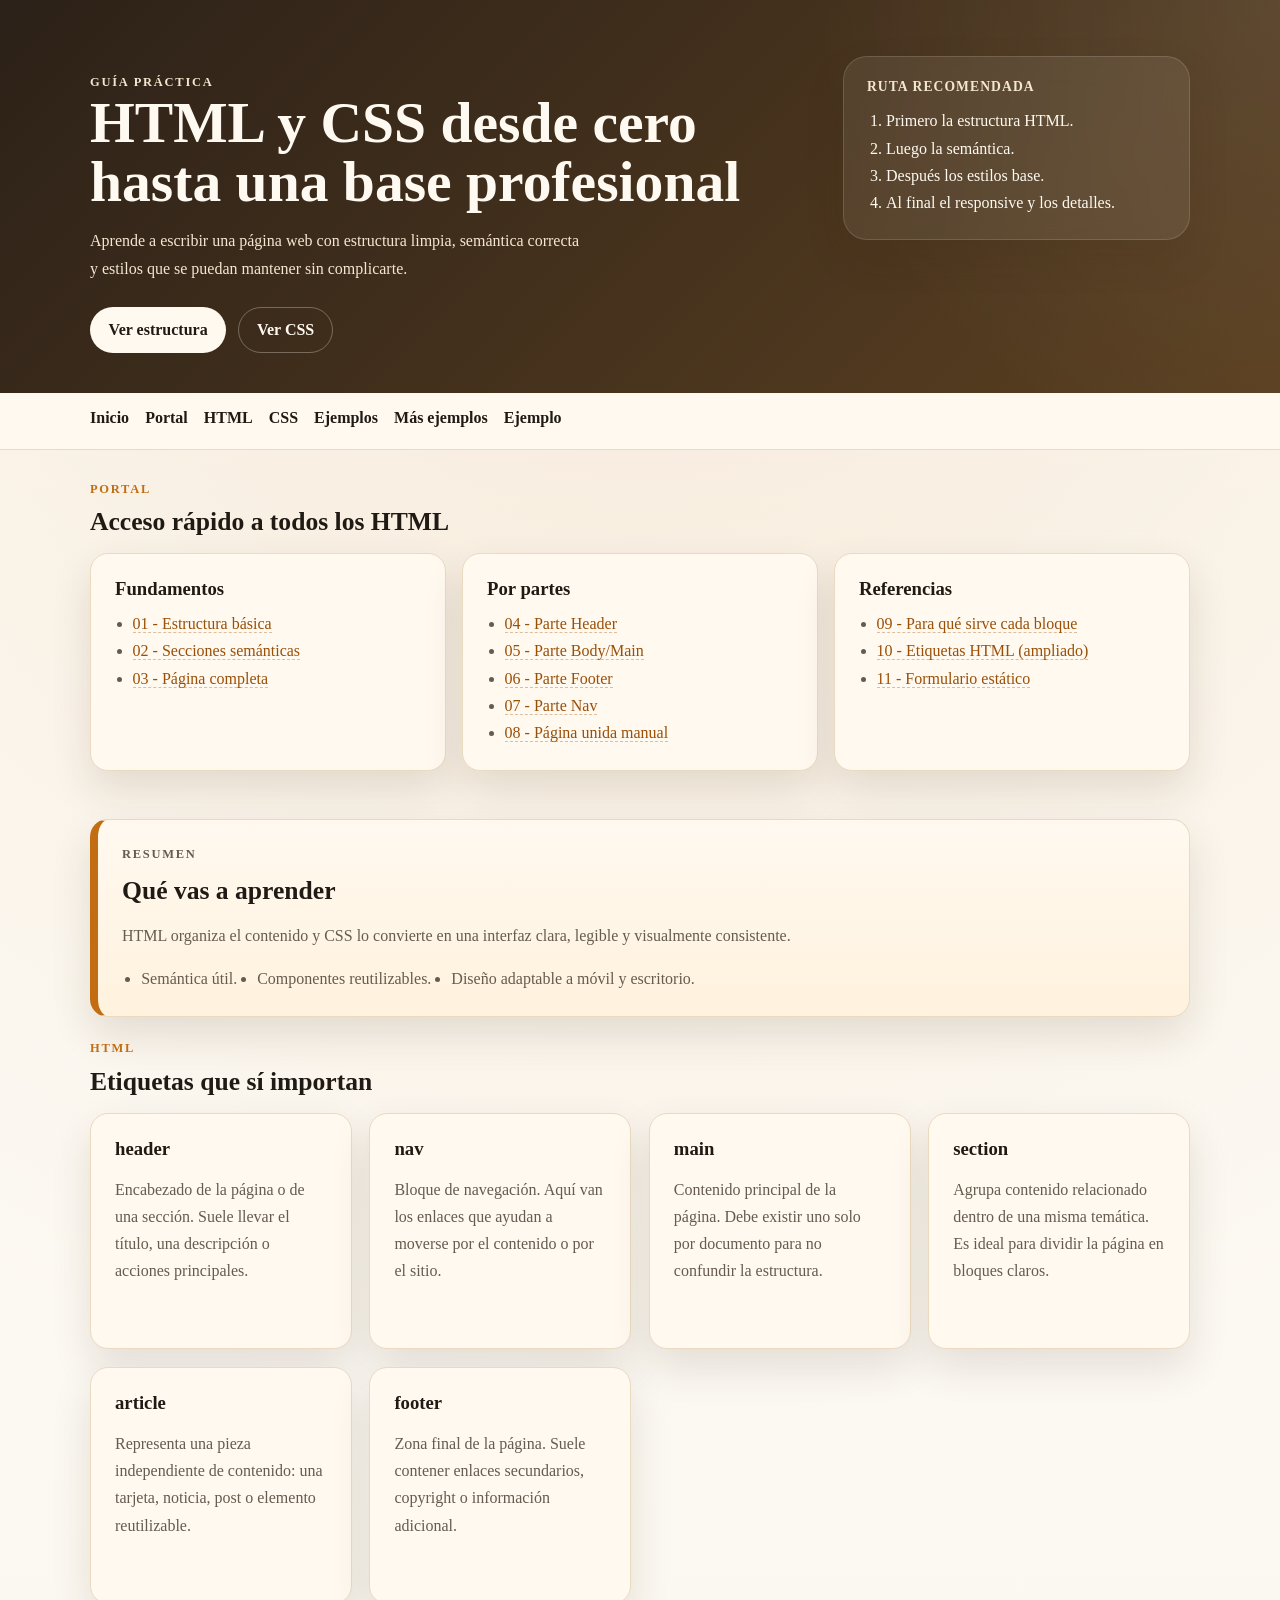
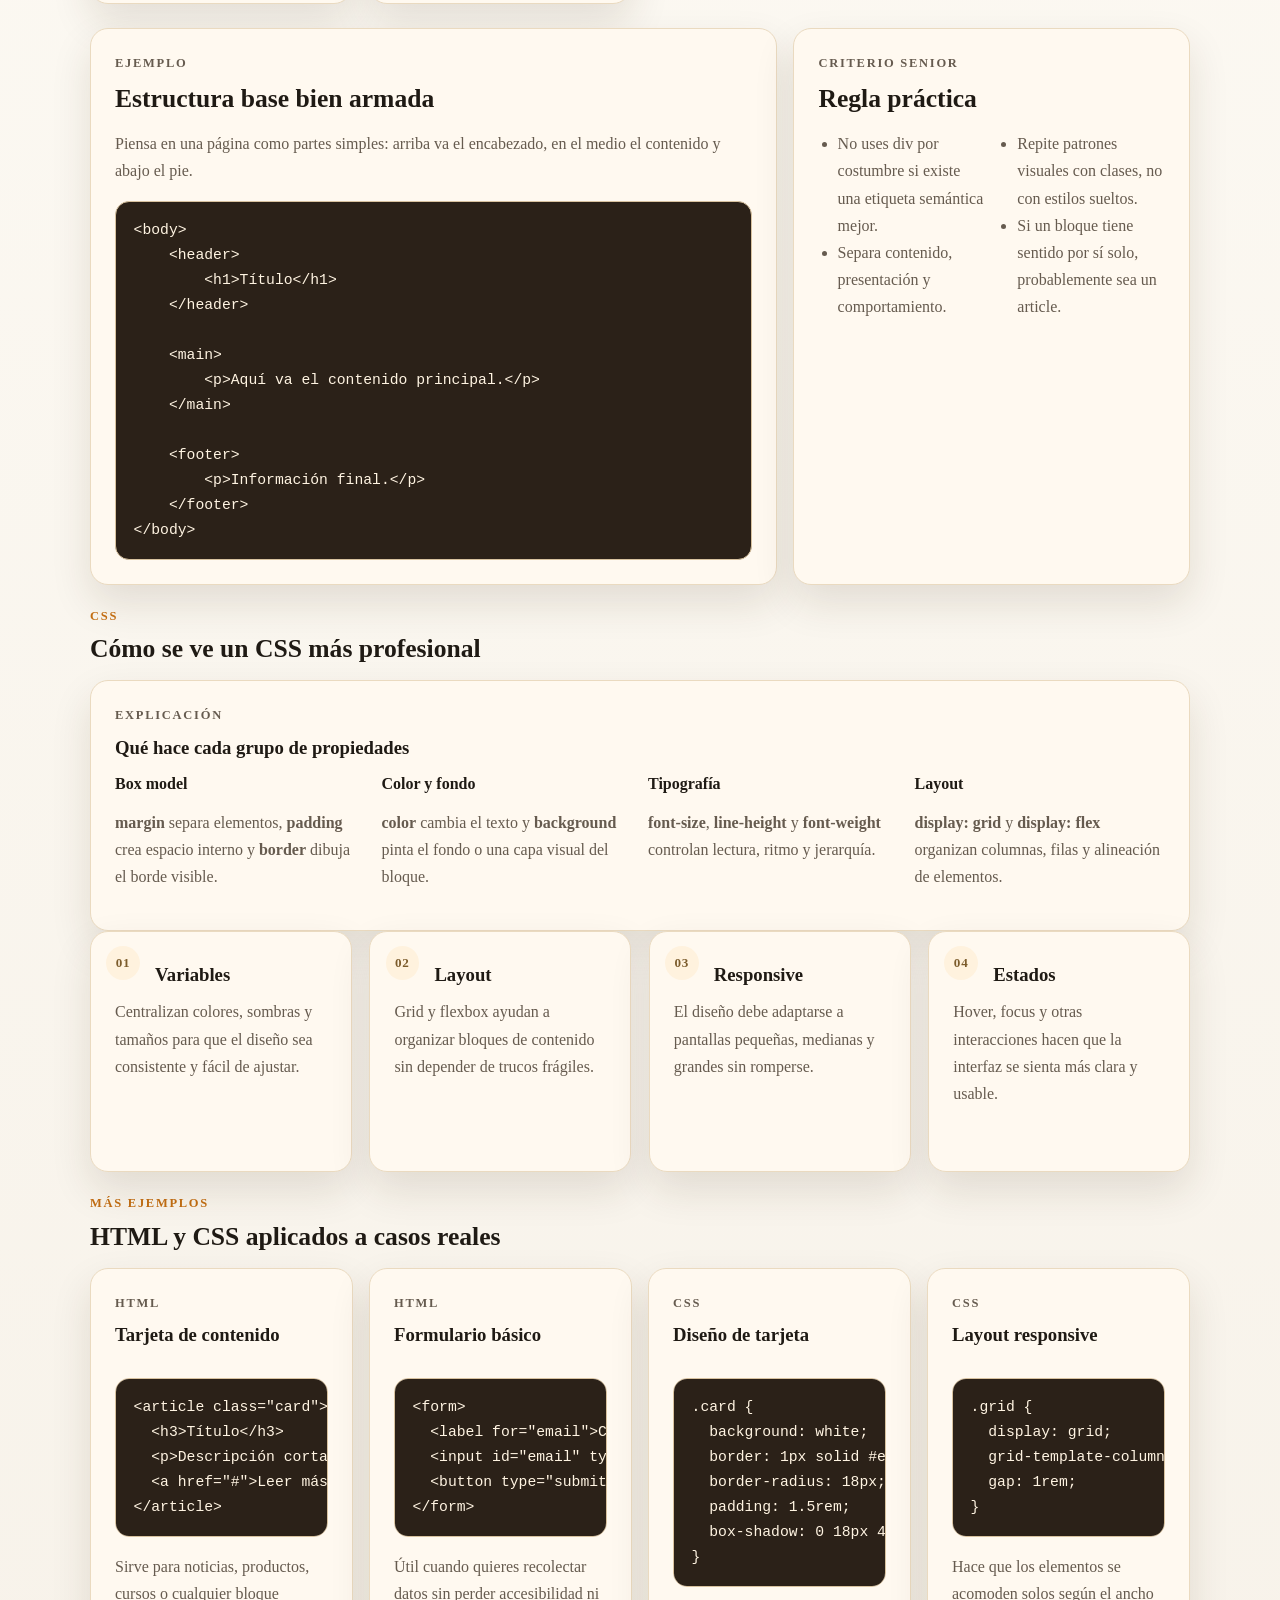
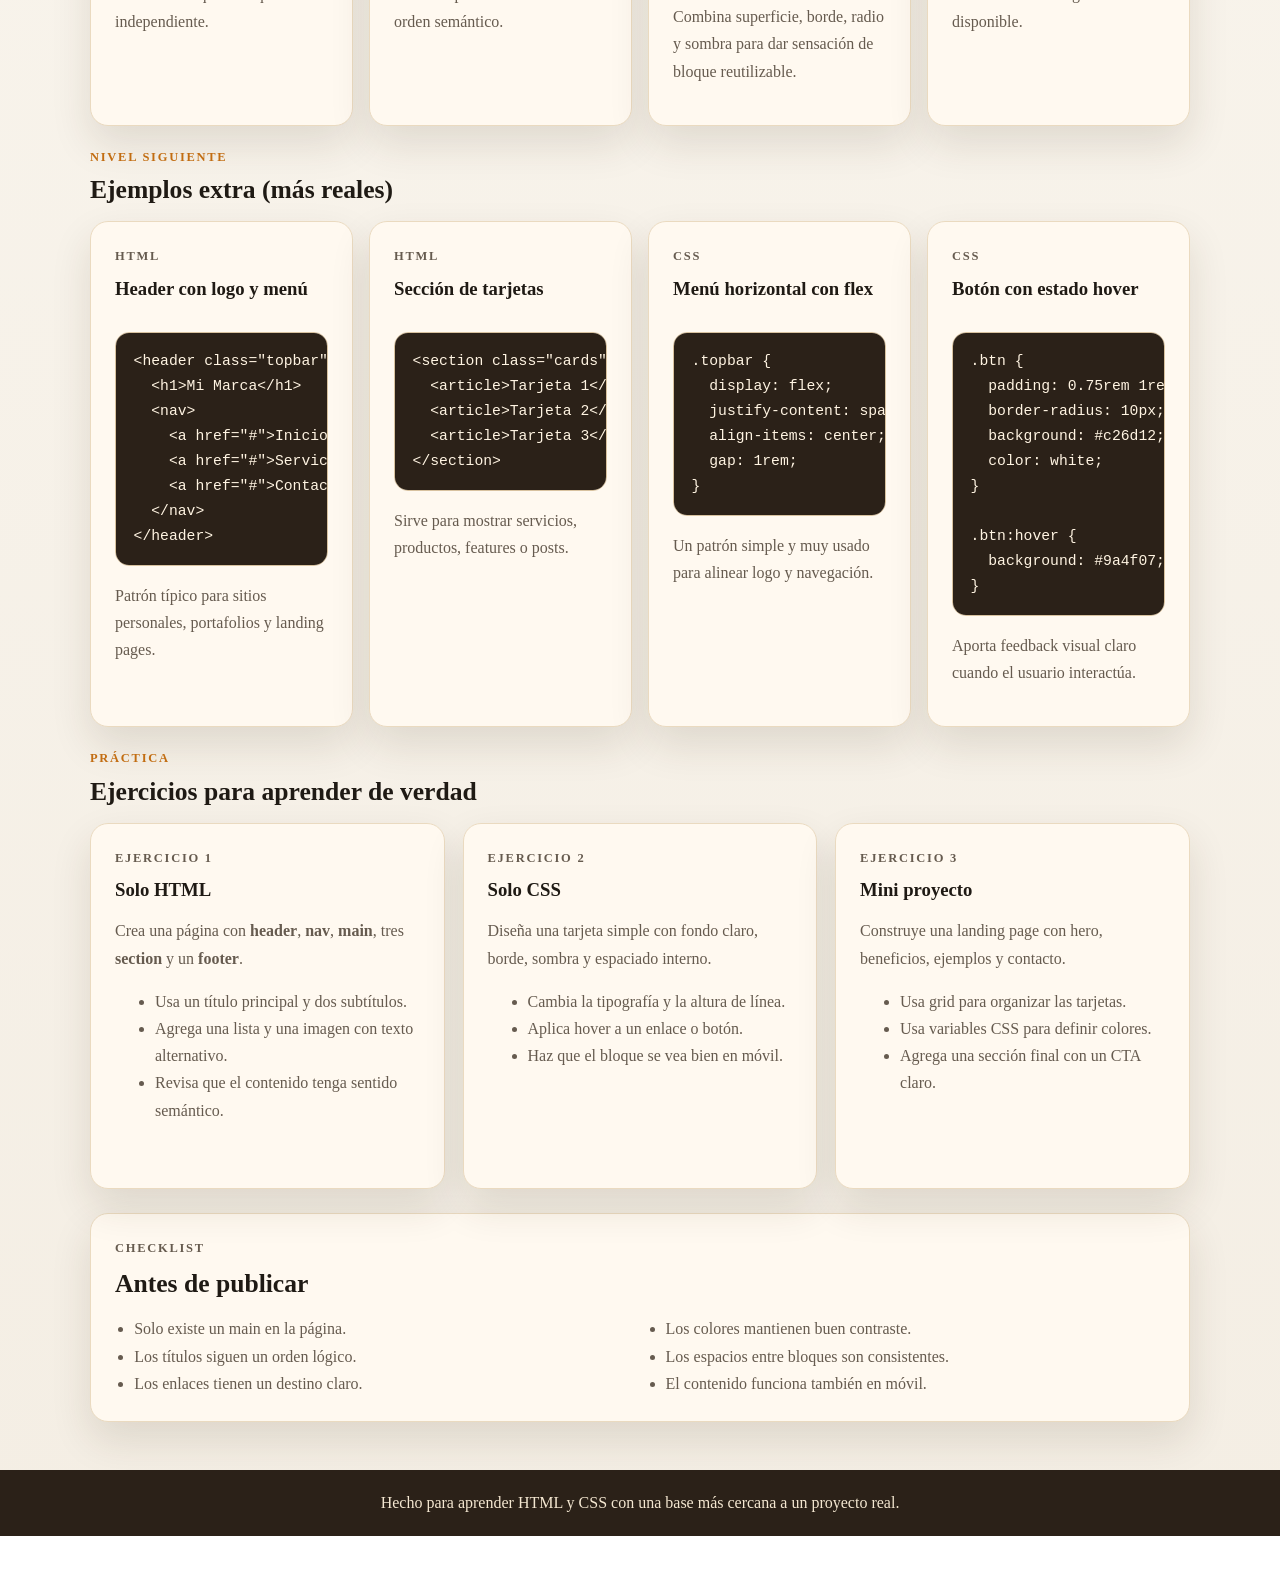
<file: index.html>
<!DOCTYPE html>
<html lang="es">

<head>
    <meta charset="UTF-8">
    <meta name="viewport" content="width=device-width, initial-scale=1.0">
    <title>Guía práctica de HTML y CSS</title>
    <link rel="stylesheet" href="css/02-estilos-completos.css">
</head>

<body>
    <a class="skip-link" href="#contenido">Saltar al contenido</a>

    <!-- Encabezado principal: presentación y ruta de aprendizaje -->
    <header class="site-header">
        <div class="container hero-layout">
            <div class="hero-copy">
                <p class="eyebrow">Guía práctica</p>
                <h1>HTML y CSS desde cero hasta una base profesional</h1>
                <p>Aprende a escribir una página web con estructura limpia, semántica correcta y estilos que se puedan
                    mantener sin complicarte.</p>
                <div class="hero-actions">
                    <a class="button button-primary" href="#estructura">Ver estructura</a>
                    <a class="button button-secondary" href="#css">Ver CSS</a>
                </div>
            </div>

            <aside class="hero-panel" aria-label="Ruta de aprendizaje">
                <p class="panel-title">Ruta recomendada</p>
                <ol class="roadmap">
                    <li>Primero la estructura HTML.</li>
                    <li>Luego la semántica.</li>
                    <li>Después los estilos base.</li>
                    <li>Al final el responsive y los detalles.</li>
                </ol>
            </aside>
        </div>
    </header>

    <!-- Navegación interna de la guía -->
    <nav class="site-nav">
        <div class="container nav-links">
            <a href="#inicio">Inicio</a>
            <a href="#portal">Portal</a>
            <a href="#estructura">HTML</a>
            <a href="#css">CSS</a>
            <a href="#ejemplos">Ejemplos</a>
            <a href="#ejemplos-avanzados">Más ejemplos</a>
            <a href="#ejemplo">Ejemplo</a>
        </div>
    </nav>

    <!-- Contenido principal del mini curso -->
    <main id="contenido" class="container">
        <!-- Portal principal para abrir cualquier archivo de la guía -->
        <section id="portal" class="content-section">
            <div class="section-heading">
                <p class="eyebrow">Portal</p>
                <h2>Acceso rápido a todos los HTML</h2>
            </div>

            <div class="file-grid">
                <article class="card file-card">
                    <h3>Fundamentos</h3>
                    <ul class="file-link-list">
                        <li><a href="html/01-estructura-basica.html">01 - Estructura básica</a></li>
                        <li><a href="html/02-secciones-semantic.html">02 - Secciones semánticas</a></li>
                        <li><a href="html/03-pagina-completa.html">03 - Página completa</a></li>
                    </ul>
                </article>

                <article class="card file-card">
                    <h3>Por partes</h3>
                    <ul class="file-link-list">
                        <li><a href="html/04-header-parte.html">04 - Parte Header</a></li>
                        <li><a href="html/05-body-main-parte.html">05 - Parte Body/Main</a></li>
                        <li><a href="html/06-footer-parte.html">06 - Parte Footer</a></li>
                        <li><a href="html/07-nav-parte.html">07 - Parte Nav</a></li>
                        <li><a href="html/08-pagina-unida-manual.html">08 - Página unida manual</a></li>
                    </ul>
                </article>

                <article class="card file-card">
                    <h3>Referencias</h3>
                    <ul class="file-link-list">
                        <li><a href="html/09-para-que-sirve-cada-bloque.html">09 - Para qué sirve cada bloque</a></li>
                        <li><a href="html/10-etiquetas-html.html">10 - Etiquetas HTML (ampliado)</a></li>
                        <li><a href="html/11-formulario-estatico.html">11 - Formulario estático</a></li>
                    </ul>
                </article>
            </div>
        </section>

        <section id="inicio" class="card hero">
            <div class="section-heading">
                <p class="eyebrow">Resumen</p>
                <h2>Qué vas a aprender</h2>
            </div>
            <p>HTML organiza el contenido y CSS lo convierte en una interfaz clara, legible y visualmente consistente.
            </p>
            <ul class="inline-points">
                <li>Semántica útil.</li>
                <li>Componentes reutilizables.</li>
                <li>Diseño adaptable a móvil y escritorio.</li>
            </ul>
        </section>

        <!-- Bloque de estructura HTML -->
        <section id="estructura" class="content-section">
            <div class="section-heading">
                <p class="eyebrow">HTML</p>
                <h2>Etiquetas que sí importan</h2>
            </div>

            <div class="tag-grid">
                <article class="card tag-card">
                    <h3>header</h3>
                    <p>Encabezado de la página o de una sección. Suele llevar el título, una descripción o acciones
                        principales.</p>
                </article>
                <article class="card tag-card">
                    <h3>nav</h3>
                    <p>Bloque de navegación. Aquí van los enlaces que ayudan a moverse por el contenido o por el sitio.
                    </p>
                </article>
                <article class="card tag-card">
                    <h3>main</h3>
                    <p>Contenido principal de la página. Debe existir uno solo por documento para no confundir la
                        estructura.</p>
                </article>
                <article class="card tag-card">
                    <h3>section</h3>
                    <p>Agrupa contenido relacionado dentro de una misma temática. Es ideal para dividir la página en
                        bloques claros.</p>
                </article>
                <article class="card tag-card">
                    <h3>article</h3>
                    <p>Representa una pieza independiente de contenido: una tarjeta, noticia, post o elemento
                        reutilizable.</p>
                </article>
                <article class="card tag-card">
                    <h3>footer</h3>
                    <p>Zona final de la página. Suele contener enlaces secundarios, copyright o información adicional.
                    </p>
                </article>
            </div>
        </section>

        <!-- Ejemplo de estructura semántica y criterio de uso -->
        <section id="ejemplo" class="split-section">
            <article class="card code-card">
                <div class="section-heading">
                    <p class="eyebrow">Ejemplo</p>
                    <h2>Estructura base bien armada</h2>
                </div>
                <p>Piensa en una página como partes simples: arriba va el encabezado, en el medio el contenido y abajo
                    el pie.</p>
                <pre class="code-block"><code>&lt;body&gt;
    &lt;header&gt;
        &lt;h1&gt;Título&lt;/h1&gt;
    &lt;/header&gt;

    &lt;main&gt;
        &lt;p&gt;Aquí va el contenido principal.&lt;/p&gt;
    &lt;/main&gt;

    &lt;footer&gt;
        &lt;p&gt;Información final.&lt;/p&gt;
    &lt;/footer&gt;
&lt;/body&gt;</code></pre>
            </article>

            <aside class="card tip-card">
                <div class="section-heading">
                    <p class="eyebrow">Criterio senior</p>
                    <h2>Regla práctica</h2>
                </div>
                <ul class="check-list">
                    <li>No uses div por costumbre si existe una etiqueta semántica mejor.</li>
                    <li>Separa contenido, presentación y comportamiento.</li>
                    <li>Repite patrones visuales con clases, no con estilos sueltos.</li>
                    <li>Si un bloque tiene sentido por sí solo, probablemente sea un article.</li>
                </ul>
            </aside>
        </section>

        <!-- Explicación práctica de CSS -->
        <section id="css" class="content-section">
            <div class="section-heading">
                <p class="eyebrow">CSS</p>
                <h2>Cómo se ve un CSS más profesional</h2>
            </div>

            <article class="card explanation-card">
                <div class="section-heading">
                    <p class="eyebrow">Explicación</p>
                    <h3>Qué hace cada grupo de propiedades</h3>
                </div>
                <div class="definition-grid">
                    <div>
                        <h4>Box model</h4>
                        <p><strong>margin</strong> separa elementos, <strong>padding</strong> crea espacio interno y
                            <strong>border</strong> dibuja el borde visible.
                        </p>
                    </div>
                    <div>
                        <h4>Color y fondo</h4>
                        <p><strong>color</strong> cambia el texto y <strong>background</strong> pinta el fondo o una
                            capa visual del bloque.</p>
                    </div>
                    <div>
                        <h4>Tipografía</h4>
                        <p><strong>font-size</strong>, <strong>line-height</strong> y <strong>font-weight</strong>
                            controlan lectura, ritmo y jerarquía.</p>
                    </div>
                    <div>
                        <h4>Layout</h4>
                        <p><strong>display: grid</strong> y <strong>display: flex</strong> organizan columnas, filas y
                            alineación de elementos.</p>
                    </div>
                </div>
            </article>

            <div class="feature-grid">
                <article class="card feature-card">
                    <span class="feature-label">01</span>
                    <h3>Variables</h3>
                    <p>Centralizan colores, sombras y tamaños para que el diseño sea consistente y fácil de ajustar.</p>
                </article>
                <article class="card feature-card">
                    <span class="feature-label">02</span>
                    <h3>Layout</h3>
                    <p>Grid y flexbox ayudan a organizar bloques de contenido sin depender de trucos frágiles.</p>
                </article>
                <article class="card feature-card">
                    <span class="feature-label">03</span>
                    <h3>Responsive</h3>
                    <p>El diseño debe adaptarse a pantallas pequeñas, medianas y grandes sin romperse.</p>
                </article>
                <article class="card feature-card">
                    <span class="feature-label">04</span>
                    <h3>Estados</h3>
                    <p>Hover, focus y otras interacciones hacen que la interfaz se sienta más clara y usable.</p>
                </article>
            </div>
        </section>

        <!-- Ejemplos reales de HTML y CSS -->
        <section id="ejemplos" class="content-section">
            <div class="section-heading">
                <p class="eyebrow">Más ejemplos</p>
                <h2>HTML y CSS aplicados a casos reales</h2>
            </div>

            <div class="example-grid">
                <article class="card example-card">
                    <div class="section-heading">
                        <p class="eyebrow">HTML</p>
                        <h3>Tarjeta de contenido</h3>
                    </div>
                    <pre class="code-block"><code>&lt;article class="card"&gt;
  &lt;h3&gt;Título&lt;/h3&gt;
  &lt;p&gt;Descripción corta del contenido.&lt;/p&gt;
  &lt;a href="#"&gt;Leer más&lt;/a&gt;
&lt;/article&gt;</code></pre>
                    <p>Sirve para noticias, productos, cursos o cualquier bloque independiente.</p>
                </article>

                <article class="card example-card">
                    <div class="section-heading">
                        <p class="eyebrow">HTML</p>
                        <h3>Formulario básico</h3>
                    </div>
                    <pre class="code-block"><code>&lt;form&gt;
  &lt;label for="email"&gt;Correo&lt;/label&gt;
  &lt;input id="email" type="email" /&gt;
  &lt;button type="submit"&gt;Enviar&lt;/button&gt;
&lt;/form&gt;</code></pre>
                    <p>Útil cuando quieres recolectar datos sin perder accesibilidad ni orden semántico.</p>
                </article>

                <article class="card example-card">
                    <div class="section-heading">
                        <p class="eyebrow">CSS</p>
                        <h3>Diseño de tarjeta</h3>
                    </div>
                    <pre class="code-block"><code>.card {
  background: white;
  border: 1px solid #eadac0;
  border-radius: 18px;
  padding: 1.5rem;
  box-shadow: 0 18px 40px rgba(56, 40, 16, 0.12);
}</code></pre>
                    <p>Combina superficie, borde, radio y sombra para dar sensación de bloque reutilizable.</p>
                </article>

                <article class="card example-card">
                    <div class="section-heading">
                        <p class="eyebrow">CSS</p>
                        <h3>Layout responsive</h3>
                    </div>
                    <pre class="code-block"><code>.grid {
  display: grid;
  grid-template-columns: repeat(auto-fit, minmax(220px, 1fr));
  gap: 1rem;
}</code></pre>
                    <p>Hace que los elementos se acomoden solos según el ancho disponible.</p>
                </article>
            </div>
        </section>

        <!-- Ejemplos extra para subir nivel -->
        <section id="ejemplos-avanzados" class="content-section">
            <div class="section-heading">
                <p class="eyebrow">Nivel siguiente</p>
                <h2>Ejemplos extra (más reales)</h2>
            </div>

            <div class="example-grid">
                <article class="card example-card">
                    <div class="section-heading">
                        <p class="eyebrow">HTML</p>
                        <h3>Header con logo y menú</h3>
                    </div>
                    <pre class="code-block"><code>&lt;header class="topbar"&gt;
  &lt;h1&gt;Mi Marca&lt;/h1&gt;
  &lt;nav&gt;
    &lt;a href="#"&gt;Inicio&lt;/a&gt;
    &lt;a href="#"&gt;Servicios&lt;/a&gt;
    &lt;a href="#"&gt;Contacto&lt;/a&gt;
  &lt;/nav&gt;
&lt;/header&gt;</code></pre>
                    <p>Patrón típico para sitios personales, portafolios y landing pages.</p>
                </article>

                <article class="card example-card">
                    <div class="section-heading">
                        <p class="eyebrow">HTML</p>
                        <h3>Sección de tarjetas</h3>
                    </div>
                    <pre class="code-block"><code>&lt;section class="cards"&gt;
  &lt;article&gt;Tarjeta 1&lt;/article&gt;
  &lt;article&gt;Tarjeta 2&lt;/article&gt;
  &lt;article&gt;Tarjeta 3&lt;/article&gt;
&lt;/section&gt;</code></pre>
                    <p>Sirve para mostrar servicios, productos, features o posts.</p>
                </article>

                <article class="card example-card">
                    <div class="section-heading">
                        <p class="eyebrow">CSS</p>
                        <h3>Menú horizontal con flex</h3>
                    </div>
                    <pre class="code-block"><code>.topbar {
  display: flex;
  justify-content: space-between;
  align-items: center;
  gap: 1rem;
}</code></pre>
                    <p>Un patrón simple y muy usado para alinear logo y navegación.</p>
                </article>

                <article class="card example-card">
                    <div class="section-heading">
                        <p class="eyebrow">CSS</p>
                        <h3>Botón con estado hover</h3>
                    </div>
                    <pre class="code-block"><code>.btn {
  padding: 0.75rem 1rem;
  border-radius: 10px;
  background: #c26d12;
  color: white;
}

.btn:hover {
  background: #9a4f07;
}</code></pre>
                    <p>Aporta feedback visual claro cuando el usuario interactúa.</p>
                </article>
            </div>
        </section>

        <!-- Ejercicios para practicar por tu cuenta -->
        <section id="ejercicios" class="content-section">
            <div class="section-heading">
                <p class="eyebrow">Práctica</p>
                <h2>Ejercicios para aprender de verdad</h2>
            </div>

            <div class="exercise-grid">
                <article class="card exercise-card">
                    <div class="section-heading">
                        <p class="eyebrow">Ejercicio 1</p>
                        <h3>Solo HTML</h3>
                    </div>
                    <p>Crea una página con <strong>header</strong>, <strong>nav</strong>, <strong>main</strong>, tres
                        <strong>section</strong> y un <strong>footer</strong>.
                    </p>
                    <ul>
                        <li>Usa un título principal y dos subtítulos.</li>
                        <li>Agrega una lista y una imagen con texto alternativo.</li>
                        <li>Revisa que el contenido tenga sentido semántico.</li>
                    </ul>
                </article>

                <article class="card exercise-card">
                    <div class="section-heading">
                        <p class="eyebrow">Ejercicio 2</p>
                        <h3>Solo CSS</h3>
                    </div>
                    <p>Diseña una tarjeta simple con fondo claro, borde, sombra y espaciado interno.</p>
                    <ul>
                        <li>Cambia la tipografía y la altura de línea.</li>
                        <li>Aplica hover a un enlace o botón.</li>
                        <li>Haz que el bloque se vea bien en móvil.</li>
                    </ul>
                </article>

                <article class="card exercise-card">
                    <div class="section-heading">
                        <p class="eyebrow">Ejercicio 3</p>
                        <h3>Mini proyecto</h3>
                    </div>
                    <p>Construye una landing page con hero, beneficios, ejemplos y contacto.</p>
                    <ul>
                        <li>Usa grid para organizar las tarjetas.</li>
                        <li>Usa variables CSS para definir colores.</li>
                        <li>Agrega una sección final con un CTA claro.</li>
                    </ul>
                </article>
            </div>
        </section>

        <!-- Lista de verificación antes de publicar -->
        <section class="card checklist-card">
            <div class="section-heading">
                <p class="eyebrow">Checklist</p>
                <h2>Antes de publicar</h2>
            </div>
            <ul class="check-list two-columns">
                <li>Solo existe un main en la página.</li>
                <li>Los títulos siguen un orden lógico.</li>
                <li>Los enlaces tienen un destino claro.</li>
                <li>Los colores mantienen buen contraste.</li>
                <li>Los espacios entre bloques son consistentes.</li>
                <li>El contenido funciona también en móvil.</li>
            </ul>
        </section>
    </main>

    <footer class="site-footer">
        <div class="container">
            <p>Hecho para aprender HTML y CSS con una base más cercana a un proyecto real.</p>
        </div>
    </footer>
</body>

</html>
</file>
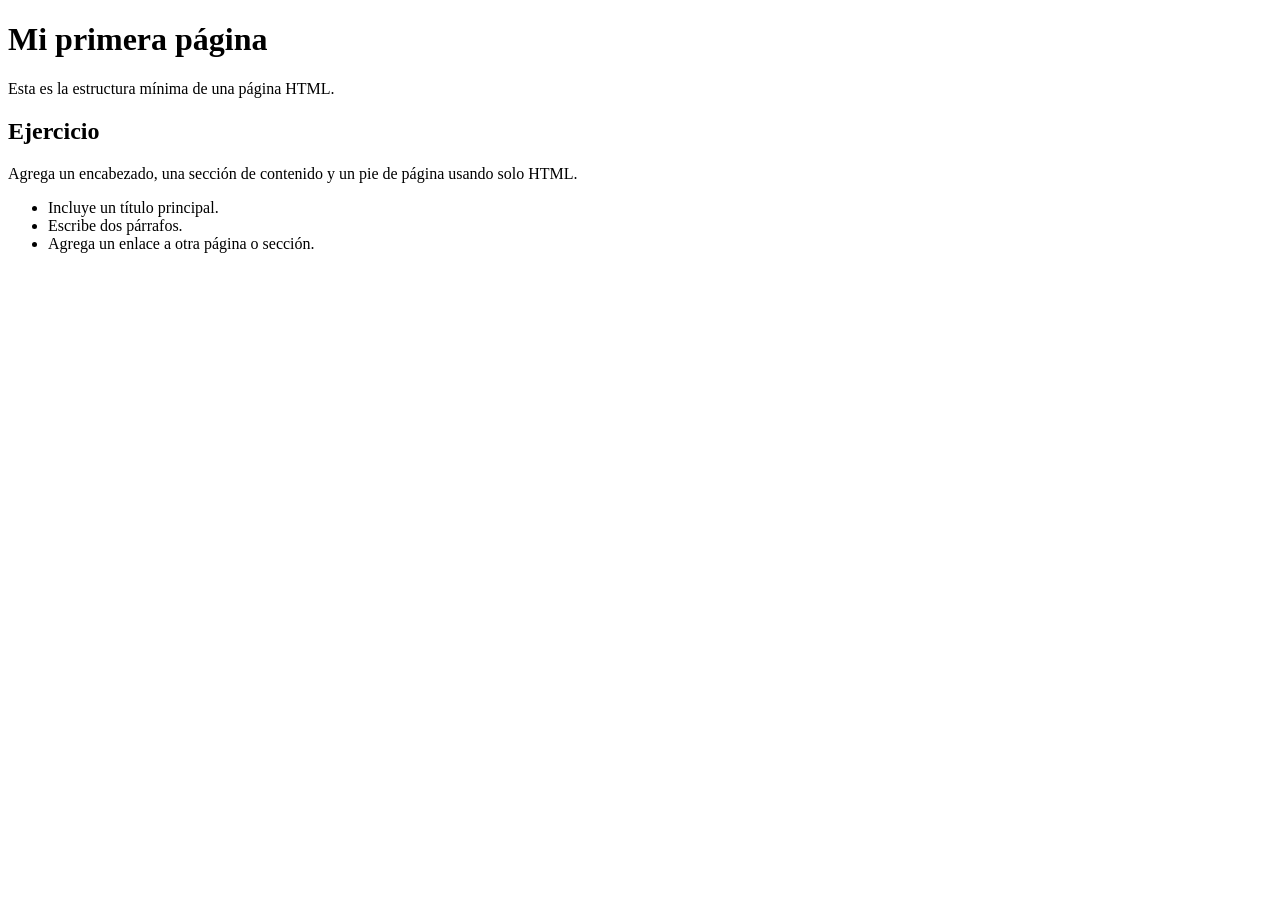
<file: html/01-estructura-basica.html>
<!DOCTYPE html>
<html lang="es">

<head>
    <meta charset="UTF-8">
    <meta name="viewport" content="width=device-width, initial-scale=1.0">
    <title>01 - Estructura básica</title>
</head>

<body>
    <!-- La estructura mínima de una página HTML -->
    <h1>Mi primera página</h1>
    <p>Esta es la estructura mínima de una página HTML.</p>

    <!-- Ejercicio para practicar la base -->
    <section>
        <h2>Ejercicio</h2>
        <p>Agrega un encabezado, una sección de contenido y un pie de página usando solo HTML.</p>
        <ul>
            <li>Incluye un título principal.</li>
            <li>Escribe dos párrafos.</li>
            <li>Agrega un enlace a otra página o sección.</li>
        </ul>
    </section>
</body>

</html>
</file>
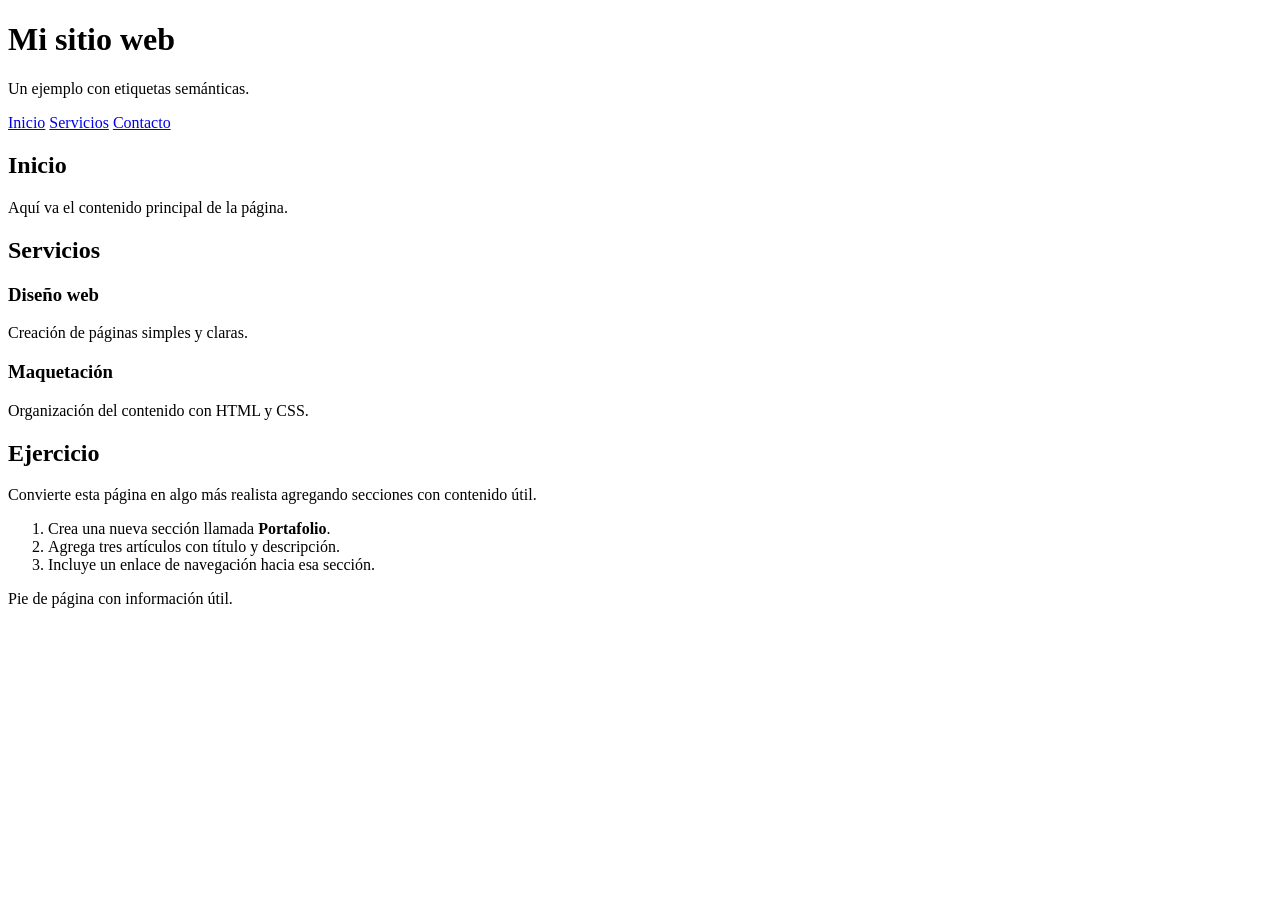
<file: html/02-secciones-semantic.html>
<!DOCTYPE html>
<html lang="es">

<head>
    <meta charset="UTF-8">
    <meta name="viewport" content="width=device-width, initial-scale=1.0">
    <title>02 - Secciones semánticas</title>
</head>

<body>
    <!-- Encabezado semántico del sitio -->
    <header>
        <h1>Mi sitio web</h1>
        <p>Un ejemplo con etiquetas semánticas.</p>
    </header>

    <!-- Menú de navegación -->
    <nav>
        <a href="#inicio">Inicio</a>
        <a href="#servicios">Servicios</a>
        <a href="#contacto">Contacto</a>
    </nav>

    <!-- Contenido principal -->
    <main>
        <!-- Sección de inicio -->
        <section id="inicio">
            <h2>Inicio</h2>
            <p>Aquí va el contenido principal de la página.</p>
        </section>

        <!-- Sección con artículos reutilizables -->
        <section id="servicios">
            <h2>Servicios</h2>
            <article>
                <h3>Diseño web</h3>
                <p>Creación de páginas simples y claras.</p>
            </article>
            <article>
                <h3>Maquetación</h3>
                <p>Organización del contenido con HTML y CSS.</p>
            </article>
        </section>

        <!-- Ejercicio de práctica -->
        <section id="ejercicio">
            <h2>Ejercicio</h2>
            <p>Convierte esta página en algo más realista agregando secciones con contenido útil.</p>
            <ol>
                <li>Crea una nueva sección llamada <strong>Portafolio</strong>.</li>
                <li>Agrega tres artículos con título y descripción.</li>
                <li>Incluye un enlace de navegación hacia esa sección.</li>
            </ol>
        </section>
    </main>

    <!-- Pie de página -->
    <footer>
        <p>Pie de página con información útil.</p>
    </footer>
</body>

</html>
</file>
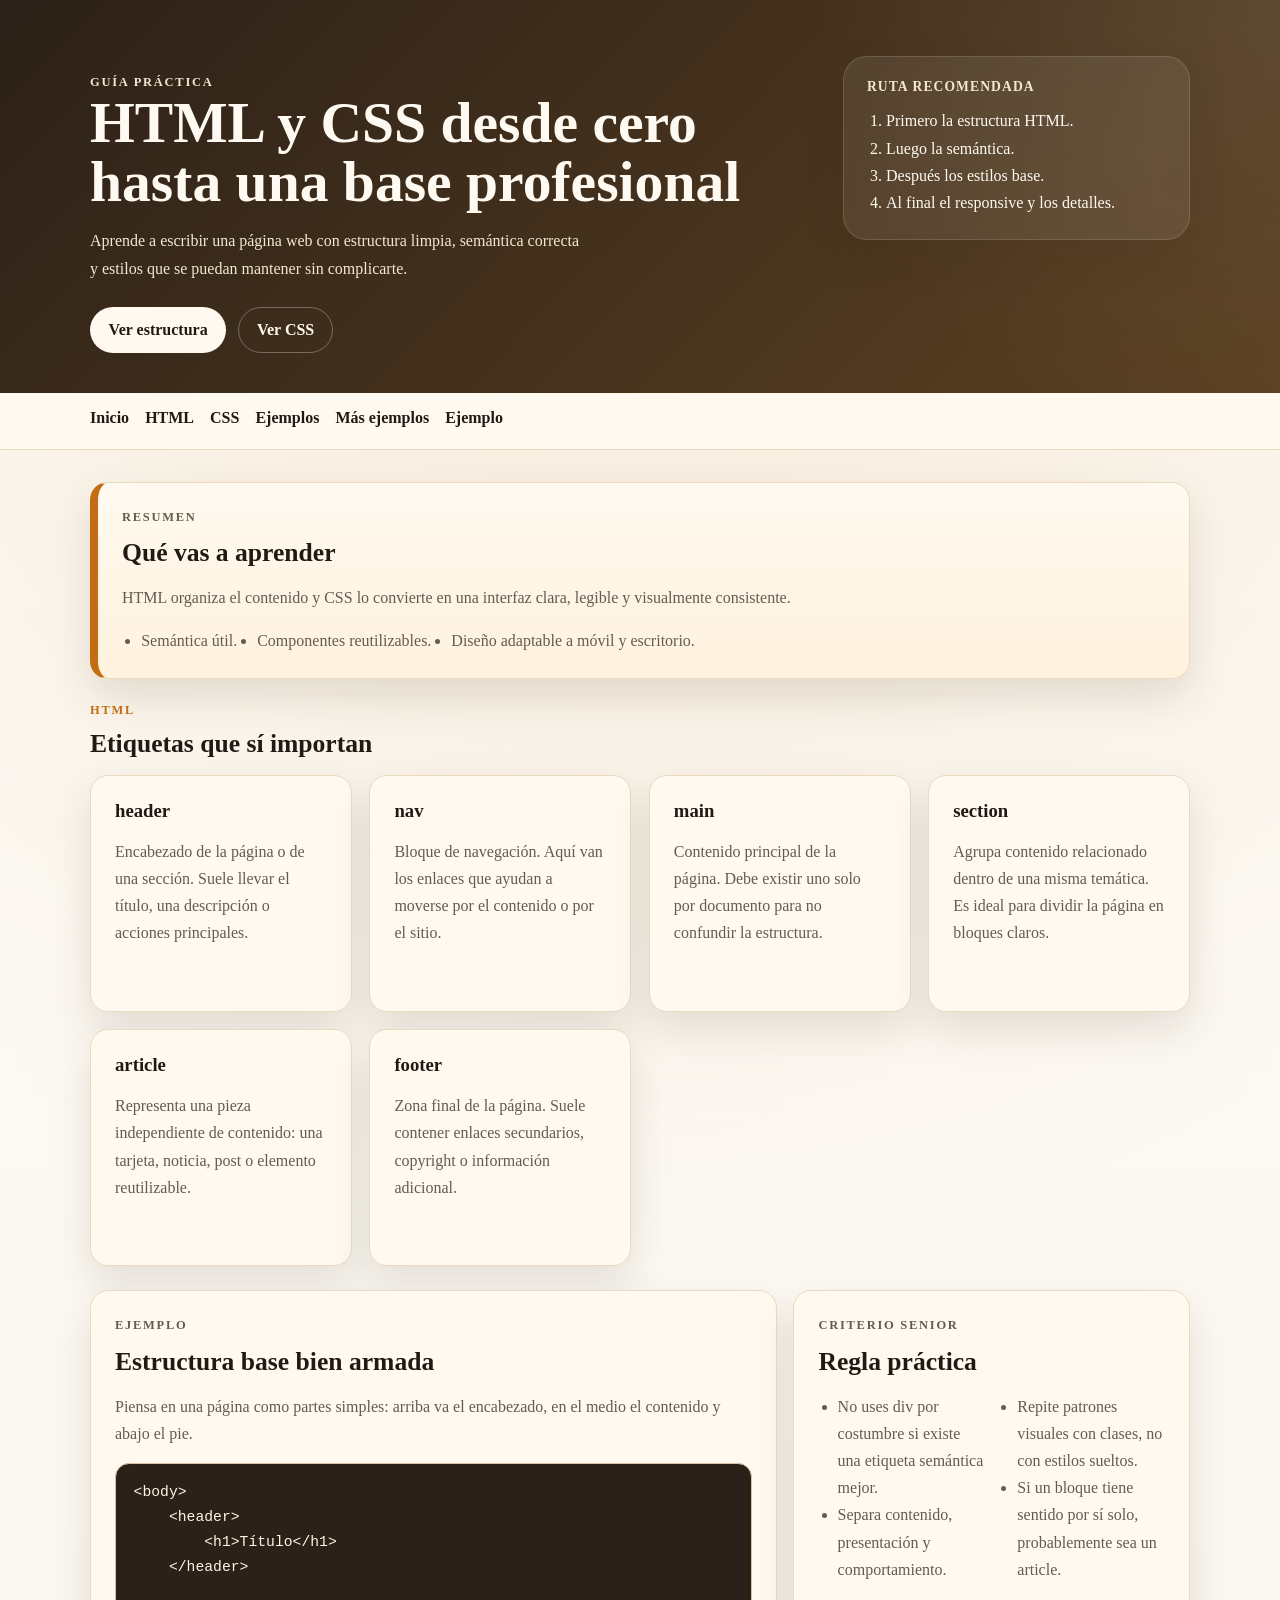
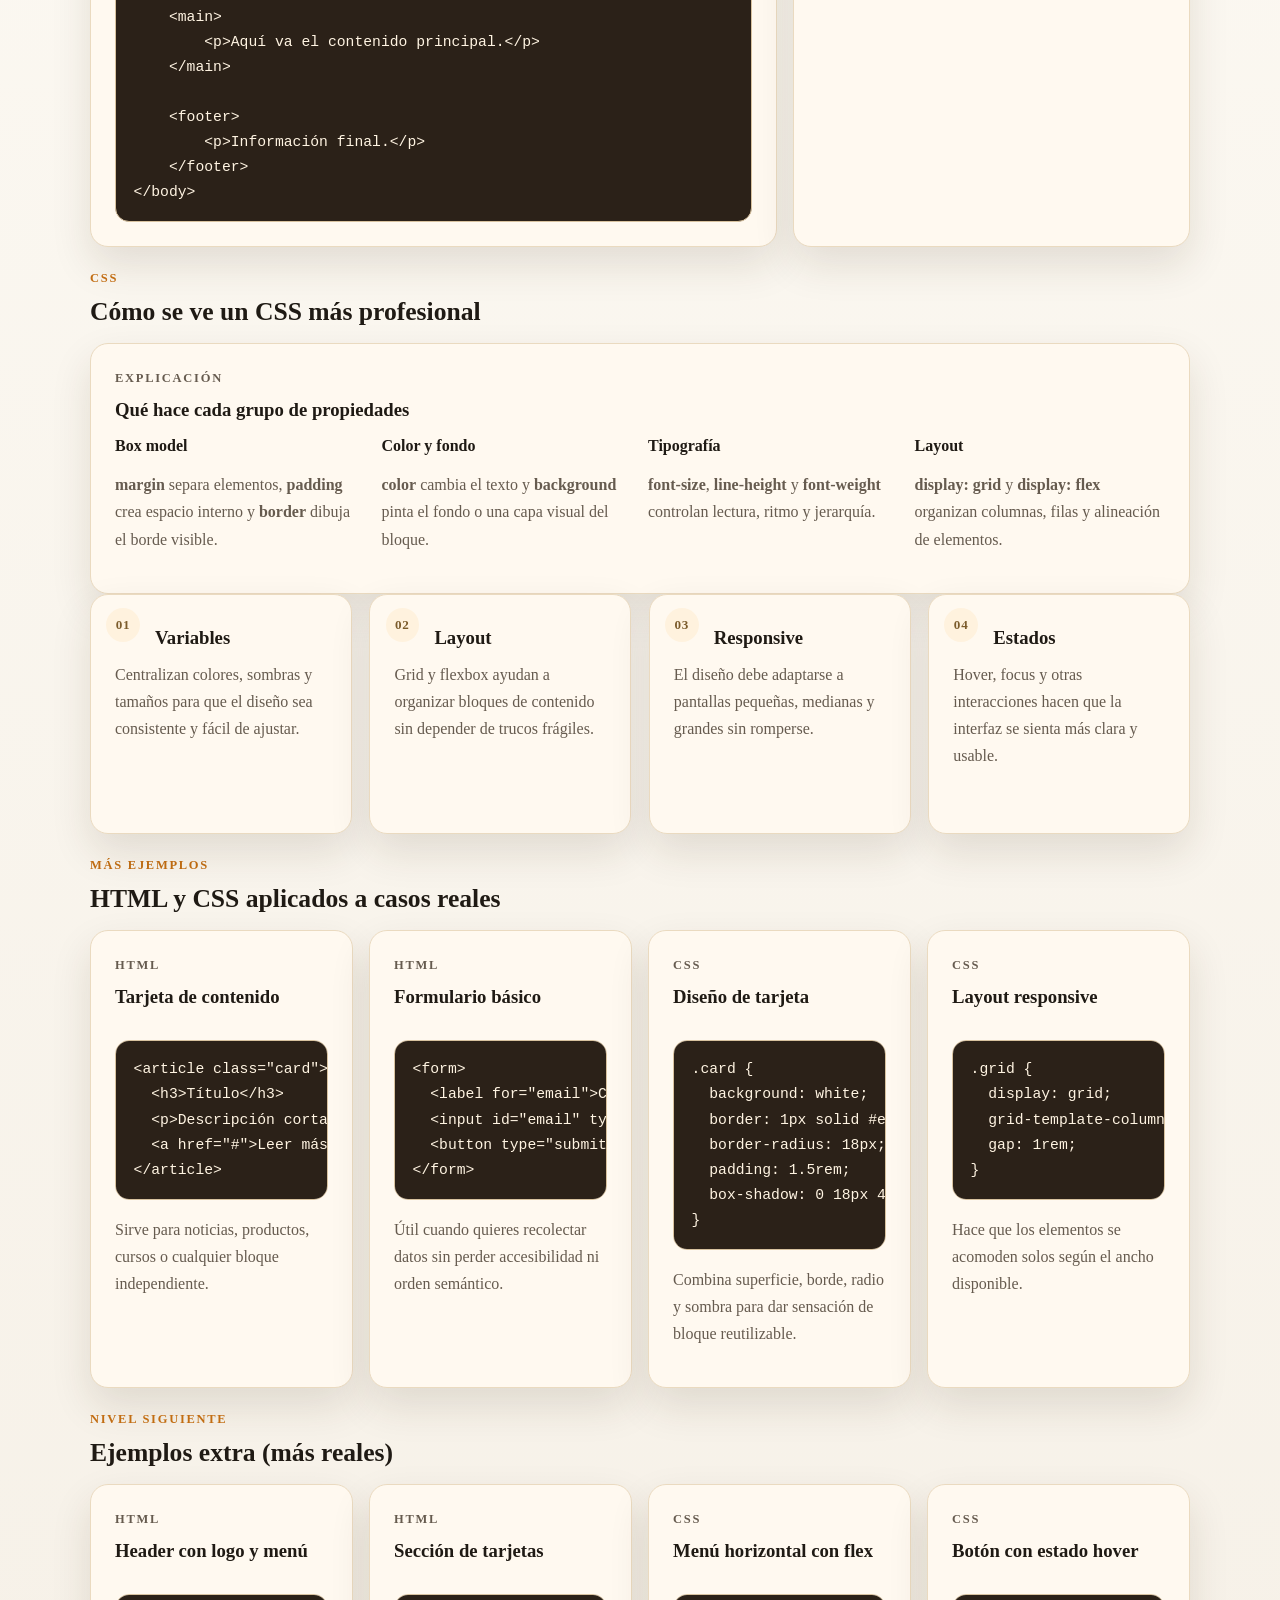
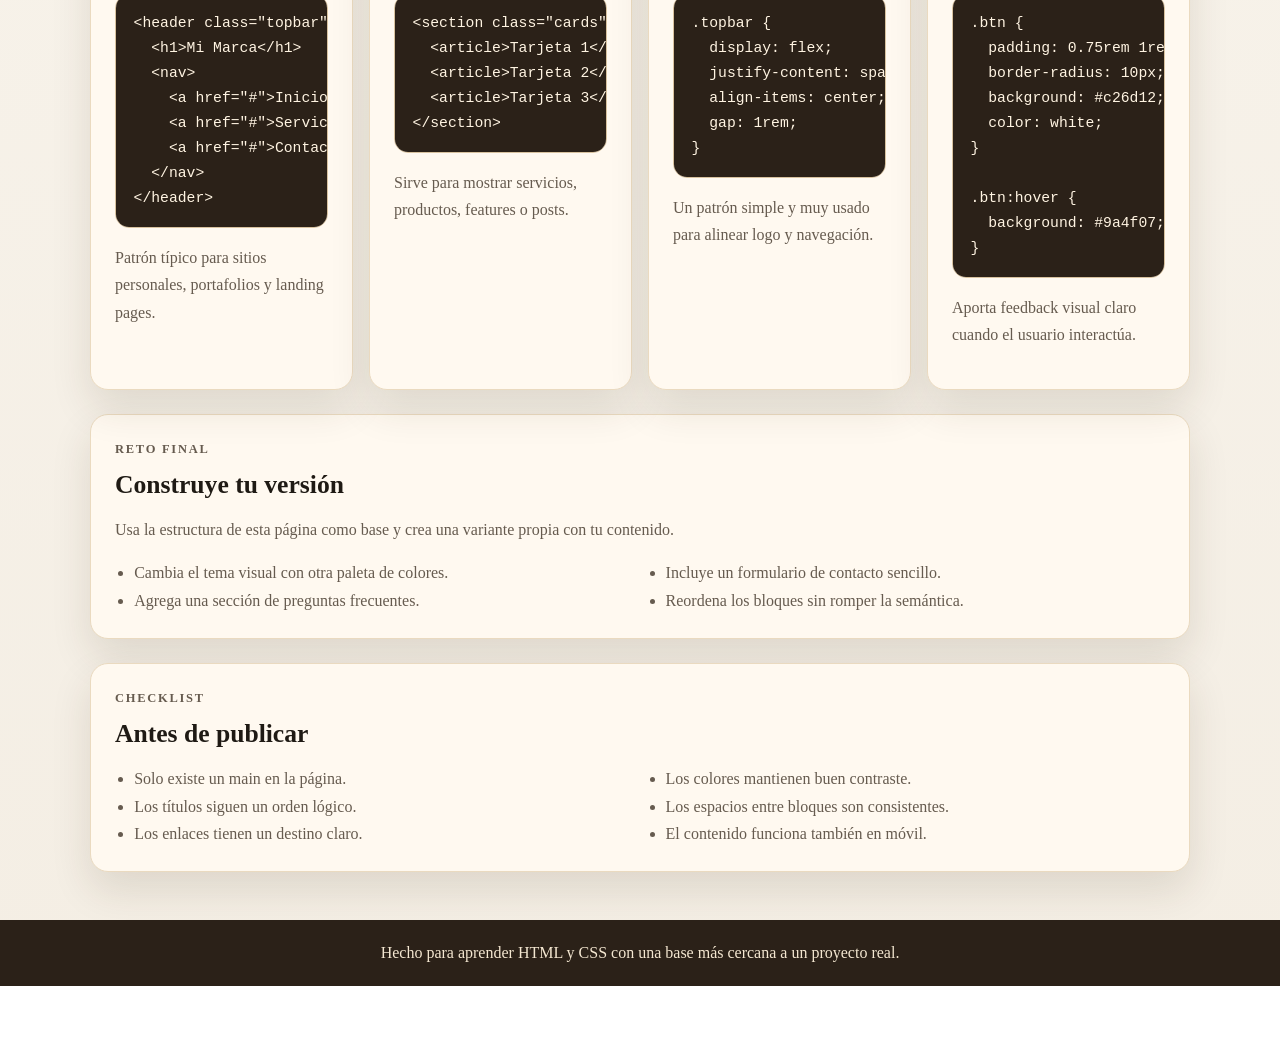
<file: html/03-pagina-completa.html>
<!DOCTYPE html>
<html lang="es">

<head>
    <meta charset="UTF-8">
    <meta name="viewport" content="width=device-width, initial-scale=1.0">
    <title>03 - Página completa</title>
    <link rel="stylesheet" href="../css/02-estilos-completos.css">
</head>

<body>
    <a class="skip-link" href="#contenido">Saltar al contenido</a>

    <!-- Encabezado principal de la página final -->
    <header class="site-header">
        <div class="container hero-layout">
            <div class="hero-copy">
                <p class="eyebrow">Guía práctica</p>
                <h1>HTML y CSS desde cero hasta una base profesional</h1>
                <p>Aprende a escribir una página web con estructura limpia, semántica correcta y estilos que se puedan
                    mantener sin complicarte.</p>
                <div class="hero-actions">
                    <a class="button button-primary" href="#estructura">Ver estructura</a>
                    <a class="button button-secondary" href="#css">Ver CSS</a>
                </div>
            </div>

            <aside class="hero-panel" aria-label="Ruta de aprendizaje">
                <p class="panel-title">Ruta recomendada</p>
                <ol class="roadmap">
                    <li>Primero la estructura HTML.</li>
                    <li>Luego la semántica.</li>
                    <li>Después los estilos base.</li>
                    <li>Al final el responsive y los detalles.</li>
                </ol>
            </aside>
        </div>
    </header>

    <!-- Navegación interna -->
    <nav class="site-nav">
        <div class="container nav-links">
            <a href="#inicio">Inicio</a>
            <a href="#estructura">HTML</a>
            <a href="#css">CSS</a>
            <a href="#ejemplos">Ejemplos</a>
            <a href="#ejemplos-avanzados">Más ejemplos</a>
            <a href="#ejemplo">Ejemplo</a>
        </div>
    </nav>

    <!-- Contenido principal -->
    <main id="contenido" class="container">
        <section id="inicio" class="card hero">
            <div class="section-heading">
                <p class="eyebrow">Resumen</p>
                <h2>Qué vas a aprender</h2>
            </div>
            <p>HTML organiza el contenido y CSS lo convierte en una interfaz clara, legible y visualmente consistente.
            </p>
            <ul class="inline-points">
                <li>Semántica útil.</li>
                <li>Componentes reutilizables.</li>
                <li>Diseño adaptable a móvil y escritorio.</li>
            </ul>
        </section>

        <!-- Etiquetas semánticas HTML -->
        <section id="estructura" class="content-section">
            <div class="section-heading">
                <p class="eyebrow">HTML</p>
                <h2>Etiquetas que sí importan</h2>
            </div>

            <div class="tag-grid">
                <article class="card tag-card">
                    <h3>header</h3>
                    <p>Encabezado de la página o de una sección. Suele llevar el título, una descripción o acciones
                        principales.</p>
                </article>
                <article class="card tag-card">
                    <h3>nav</h3>
                    <p>Bloque de navegación. Aquí van los enlaces que ayudan a moverse por el contenido o por el sitio.
                    </p>
                </article>
                <article class="card tag-card">
                    <h3>main</h3>
                    <p>Contenido principal de la página. Debe existir uno solo por documento para no confundir la
                        estructura.</p>
                </article>
                <article class="card tag-card">
                    <h3>section</h3>
                    <p>Agrupa contenido relacionado dentro de una misma temática. Es ideal para dividir la página en
                        bloques claros.</p>
                </article>
                <article class="card tag-card">
                    <h3>article</h3>
                    <p>Representa una pieza independiente de contenido: una tarjeta, noticia, post o elemento
                        reutilizable.</p>
                </article>
                <article class="card tag-card">
                    <h3>footer</h3>
                    <p>Zona final de la página. Suele contener enlaces secundarios, copyright o información adicional.
                    </p>
                </article>
            </div>
        </section>

        <!-- Ejemplo de estructura de una página real -->
        <section id="ejemplo" class="split-section">
            <article class="card code-card">
                <div class="section-heading">
                    <p class="eyebrow">Ejemplo</p>
                    <h2>Estructura base bien armada</h2>
                </div>
                <p>Piensa en una página como partes simples: arriba va el encabezado, en el medio el contenido y abajo
                    el pie.</p>
                <pre class="code-block"><code>&lt;body&gt;
    &lt;header&gt;
        &lt;h1&gt;Título&lt;/h1&gt;
    &lt;/header&gt;

    &lt;main&gt;
        &lt;p&gt;Aquí va el contenido principal.&lt;/p&gt;
    &lt;/main&gt;

    &lt;footer&gt;
        &lt;p&gt;Información final.&lt;/p&gt;
    &lt;/footer&gt;
&lt;/body&gt;</code></pre>
            </article>

            <aside class="card tip-card">
                <div class="section-heading">
                    <p class="eyebrow">Criterio senior</p>
                    <h2>Regla práctica</h2>
                </div>
                <ul class="check-list">
                    <li>No uses div por costumbre si existe una etiqueta semántica mejor.</li>
                    <li>Separa contenido, presentación y comportamiento.</li>
                    <li>Repite patrones visuales con clases, no con estilos sueltos.</li>
                    <li>Si un bloque tiene sentido por sí solo, probablemente sea un article.</li>
                </ul>
            </aside>
        </section>

        <!-- Explicación de CSS y sus grupos de propiedades -->
        <section id="css" class="content-section">
            <div class="section-heading">
                <p class="eyebrow">CSS</p>
                <h2>Cómo se ve un CSS más profesional</h2>
            </div>

            <article class="card explanation-card">
                <div class="section-heading">
                    <p class="eyebrow">Explicación</p>
                    <h3>Qué hace cada grupo de propiedades</h3>
                </div>
                <div class="definition-grid">
                    <div>
                        <h4>Box model</h4>
                        <p><strong>margin</strong> separa elementos, <strong>padding</strong> crea espacio interno y
                            <strong>border</strong> dibuja el borde visible.
                        </p>
                    </div>
                    <div>
                        <h4>Color y fondo</h4>
                        <p><strong>color</strong> cambia el texto y <strong>background</strong> pinta el fondo o una
                            capa visual del bloque.</p>
                    </div>
                    <div>
                        <h4>Tipografía</h4>
                        <p><strong>font-size</strong>, <strong>line-height</strong> y <strong>font-weight</strong>
                            controlan lectura, ritmo y jerarquía.</p>
                    </div>
                    <div>
                        <h4>Layout</h4>
                        <p><strong>display: grid</strong> y <strong>display: flex</strong> organizan columnas, filas y
                            alineación de elementos.</p>
                    </div>
                </div>
            </article>

            <div class="feature-grid">
                <article class="card feature-card">
                    <span class="feature-label">01</span>
                    <h3>Variables</h3>
                    <p>Centralizan colores, sombras y tamaños para que el diseño sea consistente y fácil de ajustar.</p>
                </article>
                <article class="card feature-card">
                    <span class="feature-label">02</span>
                    <h3>Layout</h3>
                    <p>Grid y flexbox ayudan a organizar bloques de contenido sin depender de trucos frágiles.</p>
                </article>
                <article class="card feature-card">
                    <span class="feature-label">03</span>
                    <h3>Responsive</h3>
                    <p>El diseño debe adaptarse a pantallas pequeñas, medianas y grandes sin romperse.</p>
                </article>
                <article class="card feature-card">
                    <span class="feature-label">04</span>
                    <h3>Estados</h3>
                    <p>Hover, focus y otras interacciones hacen que la interfaz se sienta más clara y usable.</p>
                </article>
            </div>
        </section>

        <!-- Ejemplos concretos de HTML y CSS -->
        <section id="ejemplos" class="content-section">
            <div class="section-heading">
                <p class="eyebrow">Más ejemplos</p>
                <h2>HTML y CSS aplicados a casos reales</h2>
            </div>

            <div class="example-grid">
                <article class="card example-card">
                    <div class="section-heading">
                        <p class="eyebrow">HTML</p>
                        <h3>Tarjeta de contenido</h3>
                    </div>
                    <pre class="code-block"><code>&lt;article class="card"&gt;
  &lt;h3&gt;Título&lt;/h3&gt;
  &lt;p&gt;Descripción corta del contenido.&lt;/p&gt;
  &lt;a href="#"&gt;Leer más&lt;/a&gt;
&lt;/article&gt;</code></pre>
                    <p>Sirve para noticias, productos, cursos o cualquier bloque independiente.</p>
                </article>

                <article class="card example-card">
                    <div class="section-heading">
                        <p class="eyebrow">HTML</p>
                        <h3>Formulario básico</h3>
                    </div>
                    <pre class="code-block"><code>&lt;form&gt;
  &lt;label for="email"&gt;Correo&lt;/label&gt;
  &lt;input id="email" type="email" /&gt;
  &lt;button type="submit"&gt;Enviar&lt;/button&gt;
&lt;/form&gt;</code></pre>
                    <p>Útil cuando quieres recolectar datos sin perder accesibilidad ni orden semántico.</p>
                </article>

                <article class="card example-card">
                    <div class="section-heading">
                        <p class="eyebrow">CSS</p>
                        <h3>Diseño de tarjeta</h3>
                    </div>
                    <pre class="code-block"><code>.card {
  background: white;
  border: 1px solid #eadac0;
  border-radius: 18px;
  padding: 1.5rem;
  box-shadow: 0 18px 40px rgba(56, 40, 16, 0.12);
}</code></pre>
                    <p>Combina superficie, borde, radio y sombra para dar sensación de bloque reutilizable.</p>
                </article>

                <article class="card example-card">
                    <div class="section-heading">
                        <p class="eyebrow">CSS</p>
                        <h3>Layout responsive</h3>
                    </div>
                    <pre class="code-block"><code>.grid {
  display: grid;
  grid-template-columns: repeat(auto-fit, minmax(220px, 1fr));
  gap: 1rem;
}</code></pre>
                    <p>Hace que los elementos se acomoden solos según el ancho disponible.</p>
                </article>
            </div>
        </section>

        <!-- Ejemplos extra para subir nivel -->
        <section id="ejemplos-avanzados" class="content-section">
            <div class="section-heading">
                <p class="eyebrow">Nivel siguiente</p>
                <h2>Ejemplos extra (más reales)</h2>
            </div>

            <div class="example-grid">
                <article class="card example-card">
                    <div class="section-heading">
                        <p class="eyebrow">HTML</p>
                        <h3>Header con logo y menú</h3>
                    </div>
                    <pre class="code-block"><code>&lt;header class="topbar"&gt;
  &lt;h1&gt;Mi Marca&lt;/h1&gt;
  &lt;nav&gt;
    &lt;a href="#"&gt;Inicio&lt;/a&gt;
    &lt;a href="#"&gt;Servicios&lt;/a&gt;
    &lt;a href="#"&gt;Contacto&lt;/a&gt;
  &lt;/nav&gt;
&lt;/header&gt;</code></pre>
                    <p>Patrón típico para sitios personales, portafolios y landing pages.</p>
                </article>

                <article class="card example-card">
                    <div class="section-heading">
                        <p class="eyebrow">HTML</p>
                        <h3>Sección de tarjetas</h3>
                    </div>
                    <pre class="code-block"><code>&lt;section class="cards"&gt;
  &lt;article&gt;Tarjeta 1&lt;/article&gt;
  &lt;article&gt;Tarjeta 2&lt;/article&gt;
  &lt;article&gt;Tarjeta 3&lt;/article&gt;
&lt;/section&gt;</code></pre>
                    <p>Sirve para mostrar servicios, productos, features o posts.</p>
                </article>

                <article class="card example-card">
                    <div class="section-heading">
                        <p class="eyebrow">CSS</p>
                        <h3>Menú horizontal con flex</h3>
                    </div>
                    <pre class="code-block"><code>.topbar {
  display: flex;
  justify-content: space-between;
  align-items: center;
  gap: 1rem;
}</code></pre>
                    <p>Un patrón simple y muy usado para alinear logo y navegación.</p>
                </article>

                <article class="card example-card">
                    <div class="section-heading">
                        <p class="eyebrow">CSS</p>
                        <h3>Botón con estado hover</h3>
                    </div>
                    <pre class="code-block"><code>.btn {
  padding: 0.75rem 1rem;
  border-radius: 10px;
  background: #c26d12;
  color: white;
}

.btn:hover {
  background: #9a4f07;
}</code></pre>
                    <p>Aporta feedback visual claro cuando el usuario interactúa.</p>
                </article>
            </div>
        </section>

        <!-- Reto final para practicar sin ayuda -->
        <section class="card exercise-card">
            <div class="section-heading">
                <p class="eyebrow">Reto final</p>
                <h2>Construye tu versión</h2>
            </div>
            <p>Usa la estructura de esta página como base y crea una variante propia con tu contenido.</p>
            <ul class="check-list">
                <li>Cambia el tema visual con otra paleta de colores.</li>
                <li>Agrega una sección de preguntas frecuentes.</li>
                <li>Incluye un formulario de contacto sencillo.</li>
                <li>Reordena los bloques sin romper la semántica.</li>
            </ul>
        </section>

        <!-- Checklist final antes de entregar o publicar -->
        <section class="card checklist-card">
            <div class="section-heading">
                <p class="eyebrow">Checklist</p>
                <h2>Antes de publicar</h2>
            </div>
            <ul class="check-list two-columns">
                <li>Solo existe un main en la página.</li>
                <li>Los títulos siguen un orden lógico.</li>
                <li>Los enlaces tienen un destino claro.</li>
                <li>Los colores mantienen buen contraste.</li>
                <li>Los espacios entre bloques son consistentes.</li>
                <li>El contenido funciona también en móvil.</li>
            </ul>
        </section>
    </main>

    <footer class="site-footer">
        <div class="container">
            <p>Hecho para aprender HTML y CSS con una base más cercana a un proyecto real.</p>
        </div>
    </footer>
</body>

</html>
</file>
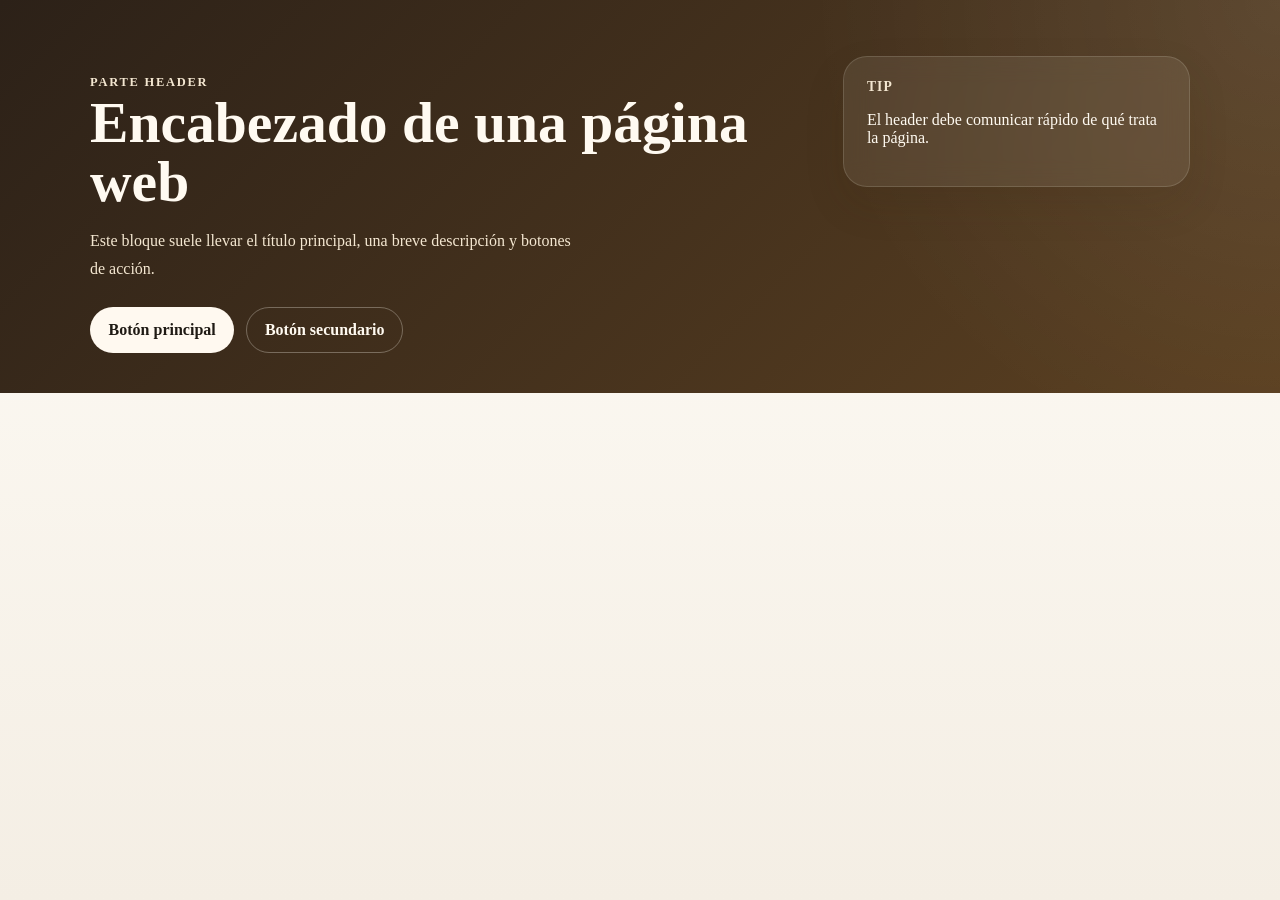
<file: html/04-header-parte.html>
<!DOCTYPE html>
<html lang="es">

<head>
    <meta charset="UTF-8">
    <meta name="viewport" content="width=device-width, initial-scale=1.0">
    <title>04 - Parte Header</title>
    <link rel="stylesheet" href="../css/02-estilos-completos.css">
</head>

<body>
    <!-- Parte 1: Header -->
    <header class="site-header">
        <div class="container hero-layout">
            <div class="hero-copy">
                <p class="eyebrow">Parte Header</p>
                <h1>Encabezado de una página web</h1>
                <p>Este bloque suele llevar el título principal, una breve descripción y botones de acción.</p>
                <div class="hero-actions">
                    <a class="button button-primary" href="#">Botón principal</a>
                    <a class="button button-secondary" href="#">Botón secundario</a>
                </div>
            </div>

            <aside class="hero-panel" aria-label="Consejo">
                <p class="panel-title">Tip</p>
                <p>El header debe comunicar rápido de qué trata la página.</p>
            </aside>
        </div>
    </header>
</body>

</html>
</file>
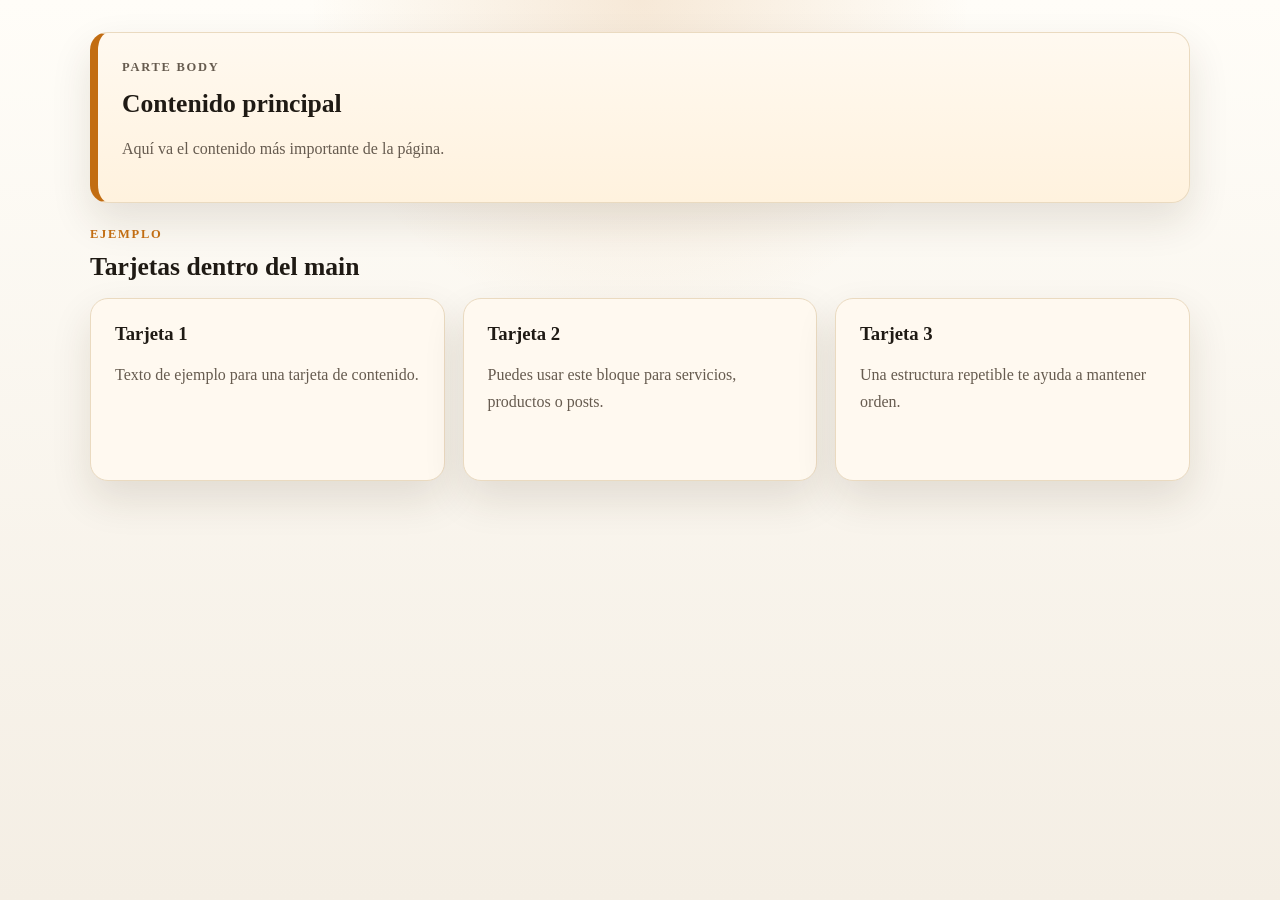
<file: html/05-body-main-parte.html>
<!DOCTYPE html>
<html lang="es">

<head>
    <meta charset="UTF-8">
    <meta name="viewport" content="width=device-width, initial-scale=1.0">
    <title>05 - Parte Body/Main</title>
    <link rel="stylesheet" href="../css/02-estilos-completos.css">
</head>

<body>
    <!-- Parte 2: Body/Main -->
    <main class="container">
        <section class="card hero">
            <div class="section-heading">
                <p class="eyebrow">Parte Body</p>
                <h2>Contenido principal</h2>
            </div>
            <p>Aquí va el contenido más importante de la página.</p>
        </section>

        <section class="content-section">
            <div class="section-heading">
                <p class="eyebrow">Ejemplo</p>
                <h2>Tarjetas dentro del main</h2>
            </div>

            <div class="tag-grid">
                <article class="card tag-card">
                    <h3>Tarjeta 1</h3>
                    <p>Texto de ejemplo para una tarjeta de contenido.</p>
                </article>
                <article class="card tag-card">
                    <h3>Tarjeta 2</h3>
                    <p>Puedes usar este bloque para servicios, productos o posts.</p>
                </article>
                <article class="card tag-card">
                    <h3>Tarjeta 3</h3>
                    <p>Una estructura repetible te ayuda a mantener orden.</p>
                </article>
            </div>
        </section>
    </main>
</body>

</html>
</file>
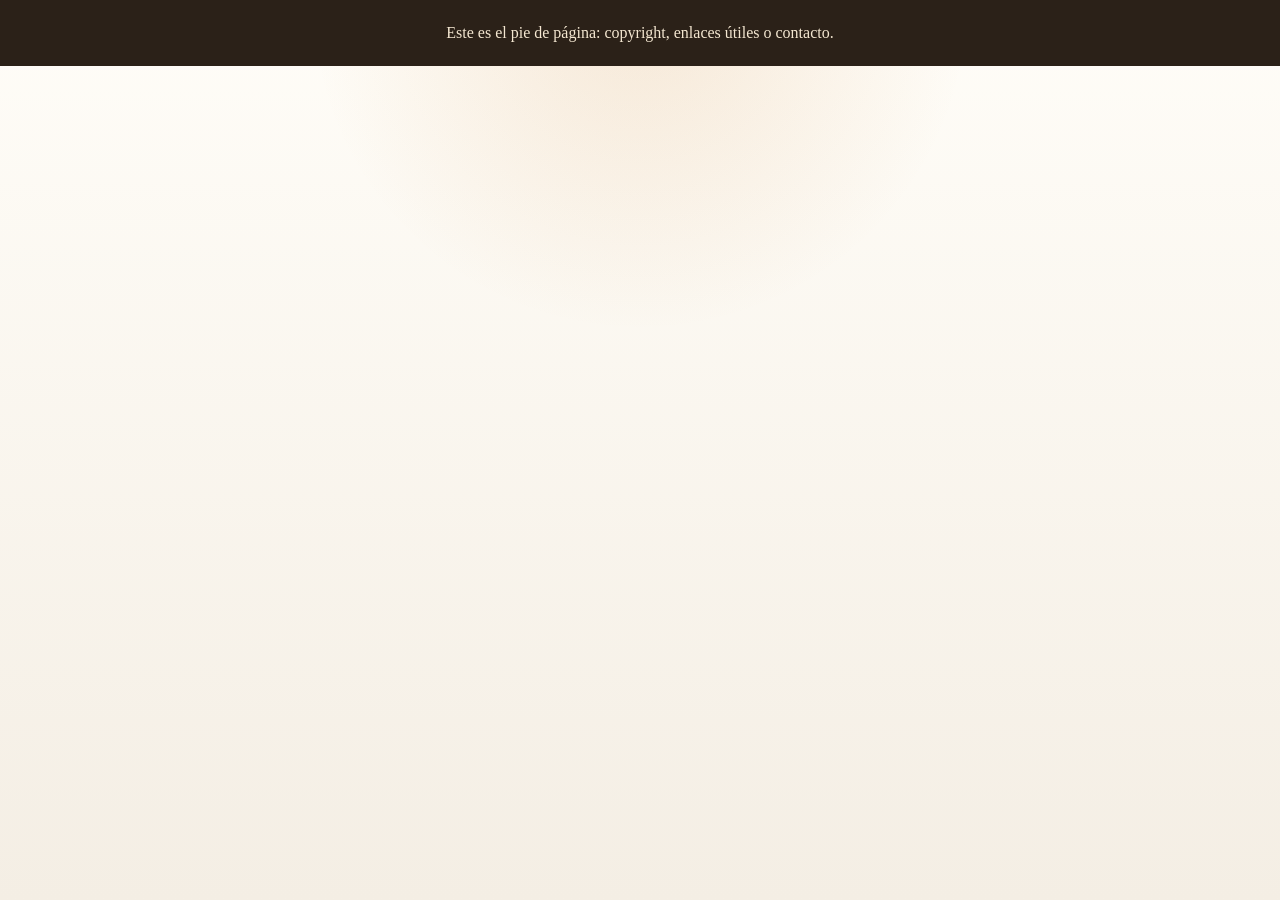
<file: html/06-footer-parte.html>
<!DOCTYPE html>
<html lang="es">

<head>
    <meta charset="UTF-8">
    <meta name="viewport" content="width=device-width, initial-scale=1.0">
    <title>06 - Parte Footer</title>
    <link rel="stylesheet" href="../css/02-estilos-completos.css">
</head>

<body>
    <!-- Parte 3: Footer -->
    <footer class="site-footer">
        <div class="container">
            <p>Este es el pie de página: copyright, enlaces útiles o contacto.</p>
        </div>
    </footer>
</body>

</html>
</file>
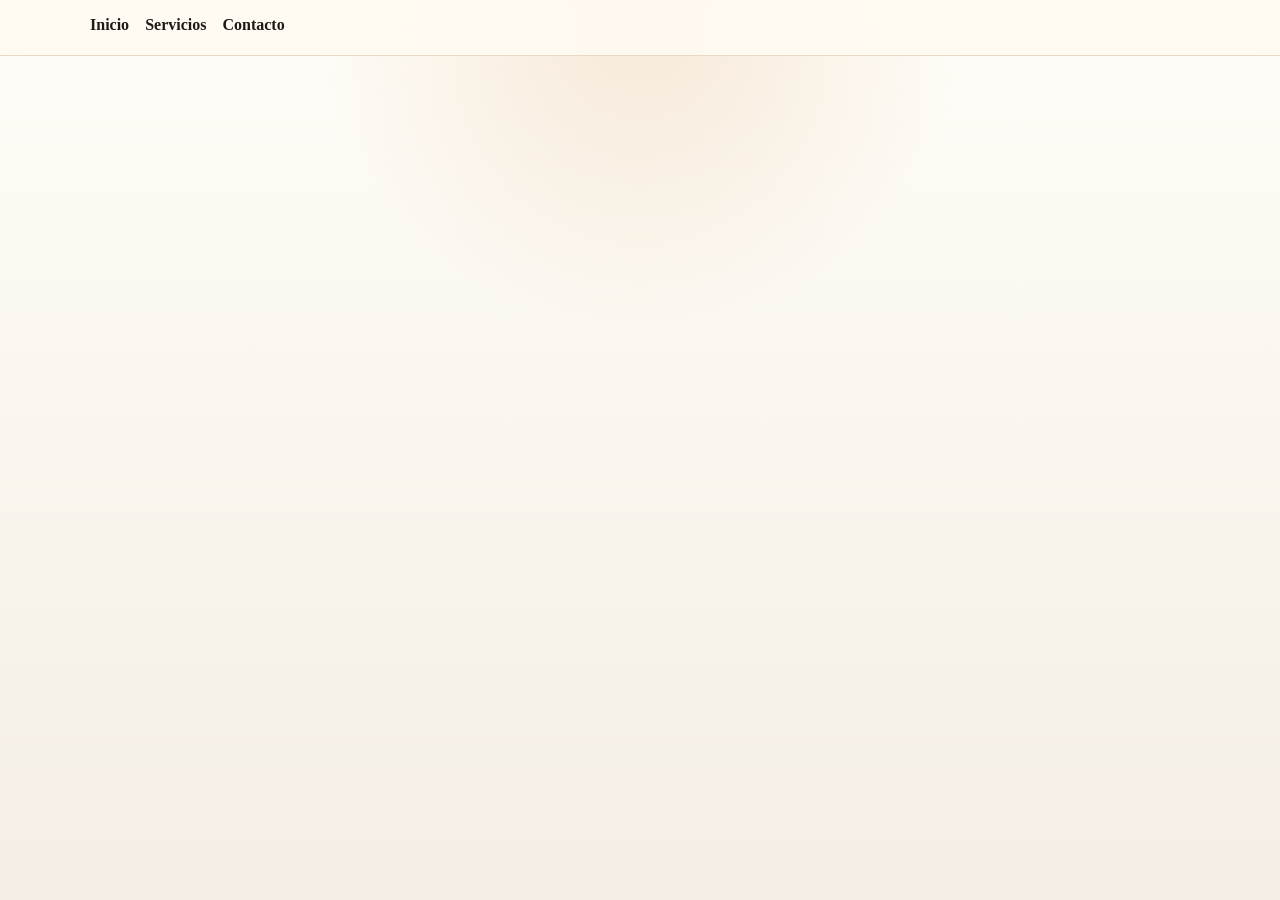
<file: html/07-nav-parte.html>
<!DOCTYPE html>
<html lang="es">

<head>
    <meta charset="UTF-8">
    <meta name="viewport" content="width=device-width, initial-scale=1.0">
    <title>07 - Parte Nav</title>
    <link rel="stylesheet" href="../css/02-estilos-completos.css">
</head>

<body>
    <!-- Parte opcional: Navegación -->
    <nav class="site-nav">
        <div class="container nav-links">
            <a href="#inicio">Inicio</a>
            <a href="#servicios">Servicios</a>
            <a href="#contacto">Contacto</a>
        </div>
    </nav>
</body>

</html>
</file>
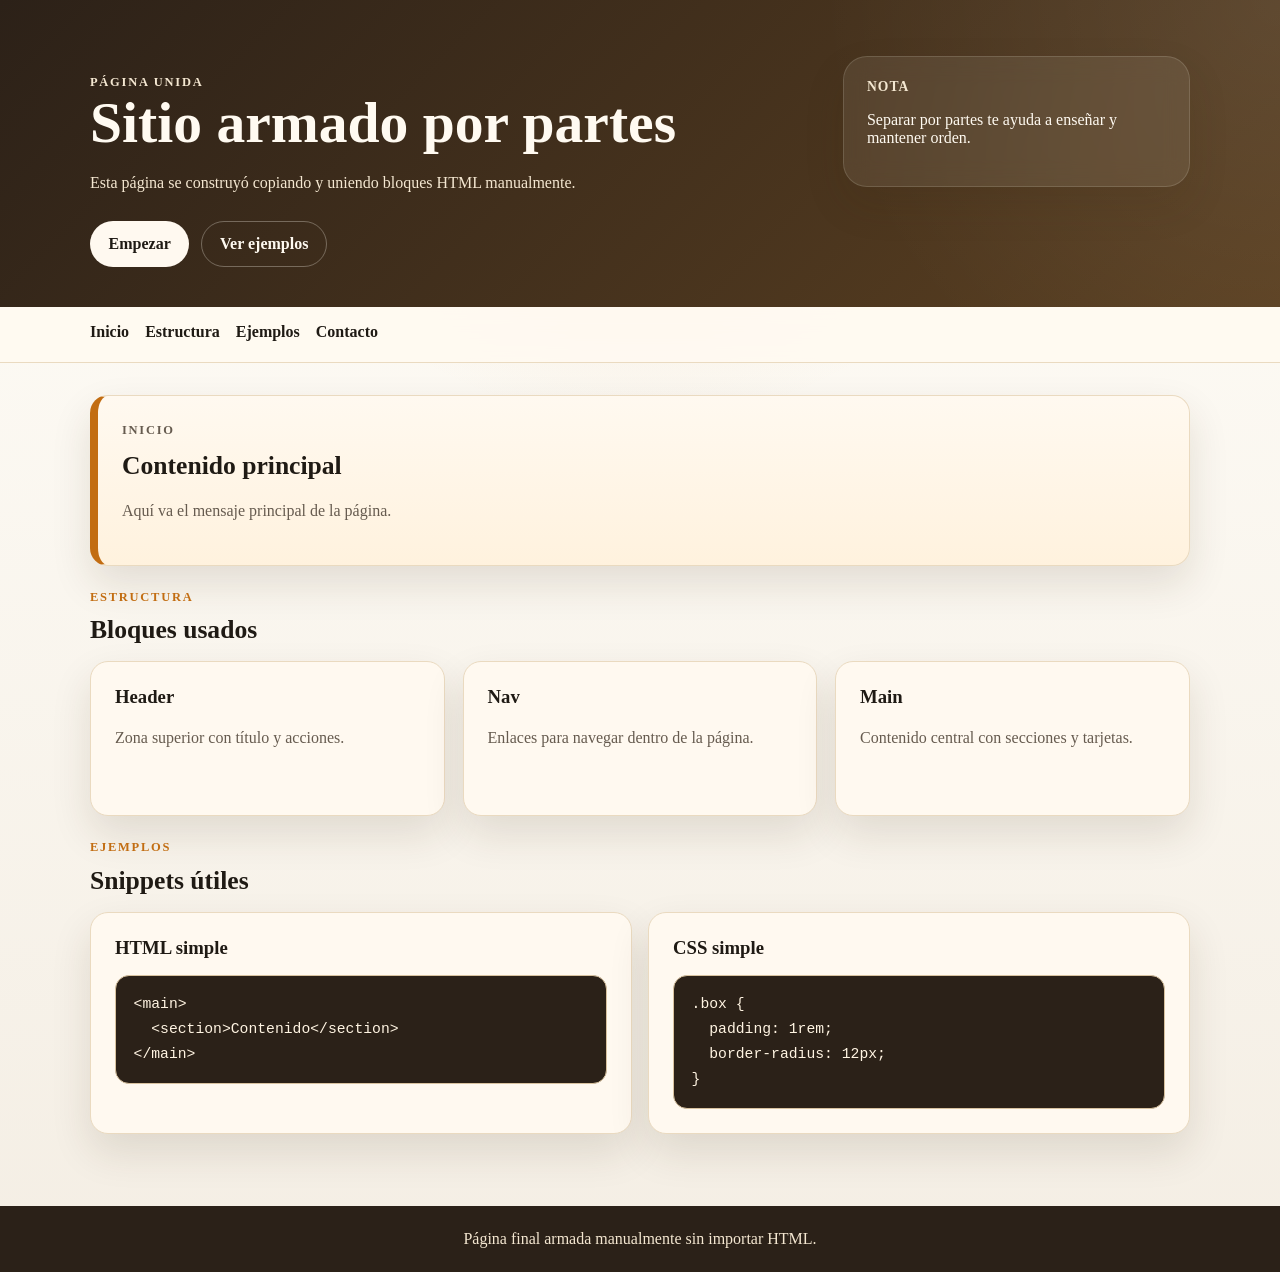
<file: html/08-pagina-unida-manual.html>
<!DOCTYPE html>
<html lang="es">

<head>
    <meta charset="UTF-8">
    <meta name="viewport" content="width=device-width, initial-scale=1.0">
    <title>08 - Página unida manualmente</title>
    <link rel="stylesheet" href="../css/02-estilos-completos.css">
</head>

<body>
    <!-- Este archivo une manualmente el código de header, nav, body/main y footer. -->
    <!-- No se importan archivos HTML: todo está escrito aquí dentro. -->

    <!-- HEADER -->
    <header class="site-header">
        <div class="container hero-layout">
            <div class="hero-copy">
                <p class="eyebrow">Página unida</p>
                <h1>Sitio armado por partes</h1>
                <p>Esta página se construyó copiando y uniendo bloques HTML manualmente.</p>
                <div class="hero-actions">
                    <a class="button button-primary" href="#inicio">Empezar</a>
                    <a class="button button-secondary" href="#ejemplos">Ver ejemplos</a>
                </div>
            </div>
            <aside class="hero-panel" aria-label="Nota">
                <p class="panel-title">Nota</p>
                <p>Separar por partes te ayuda a enseñar y mantener orden.</p>
            </aside>
        </div>
    </header>

    <!-- NAV -->
    <nav class="site-nav">
        <div class="container nav-links">
            <a href="#inicio">Inicio</a>
            <a href="#estructura">Estructura</a>
            <a href="#ejemplos">Ejemplos</a>
            <a href="#contacto">Contacto</a>
        </div>
    </nav>

    <!-- BODY / MAIN -->
    <main class="container">
        <section id="inicio" class="card hero">
            <div class="section-heading">
                <p class="eyebrow">Inicio</p>
                <h2>Contenido principal</h2>
            </div>
            <p>Aquí va el mensaje principal de la página.</p>
        </section>

        <section id="estructura" class="content-section">
            <div class="section-heading">
                <p class="eyebrow">Estructura</p>
                <h2>Bloques usados</h2>
            </div>
            <div class="tag-grid">
                <article class="card tag-card">
                    <h3>Header</h3>
                    <p>Zona superior con título y acciones.</p>
                </article>
                <article class="card tag-card">
                    <h3>Nav</h3>
                    <p>Enlaces para navegar dentro de la página.</p>
                </article>
                <article class="card tag-card">
                    <h3>Main</h3>
                    <p>Contenido central con secciones y tarjetas.</p>
                </article>
            </div>
        </section>

        <section id="ejemplos" class="content-section">
            <div class="section-heading">
                <p class="eyebrow">Ejemplos</p>
                <h2>Snippets útiles</h2>
            </div>
            <div class="example-grid">
                <article class="card example-card">
                    <h3>HTML simple</h3>
                    <pre class="code-block"><code>&lt;main&gt;
  &lt;section&gt;Contenido&lt;/section&gt;
&lt;/main&gt;</code></pre>
                </article>
                <article class="card example-card">
                    <h3>CSS simple</h3>
                    <pre class="code-block"><code>.box {
  padding: 1rem;
  border-radius: 12px;
}</code></pre>
                </article>
            </div>
        </section>
    </main>

    <!-- FOOTER -->
    <footer id="contacto" class="site-footer">
        <div class="container">
            <p>Página final armada manualmente sin importar HTML.</p>
        </div>
    </footer>
</body>

</html>
</file>
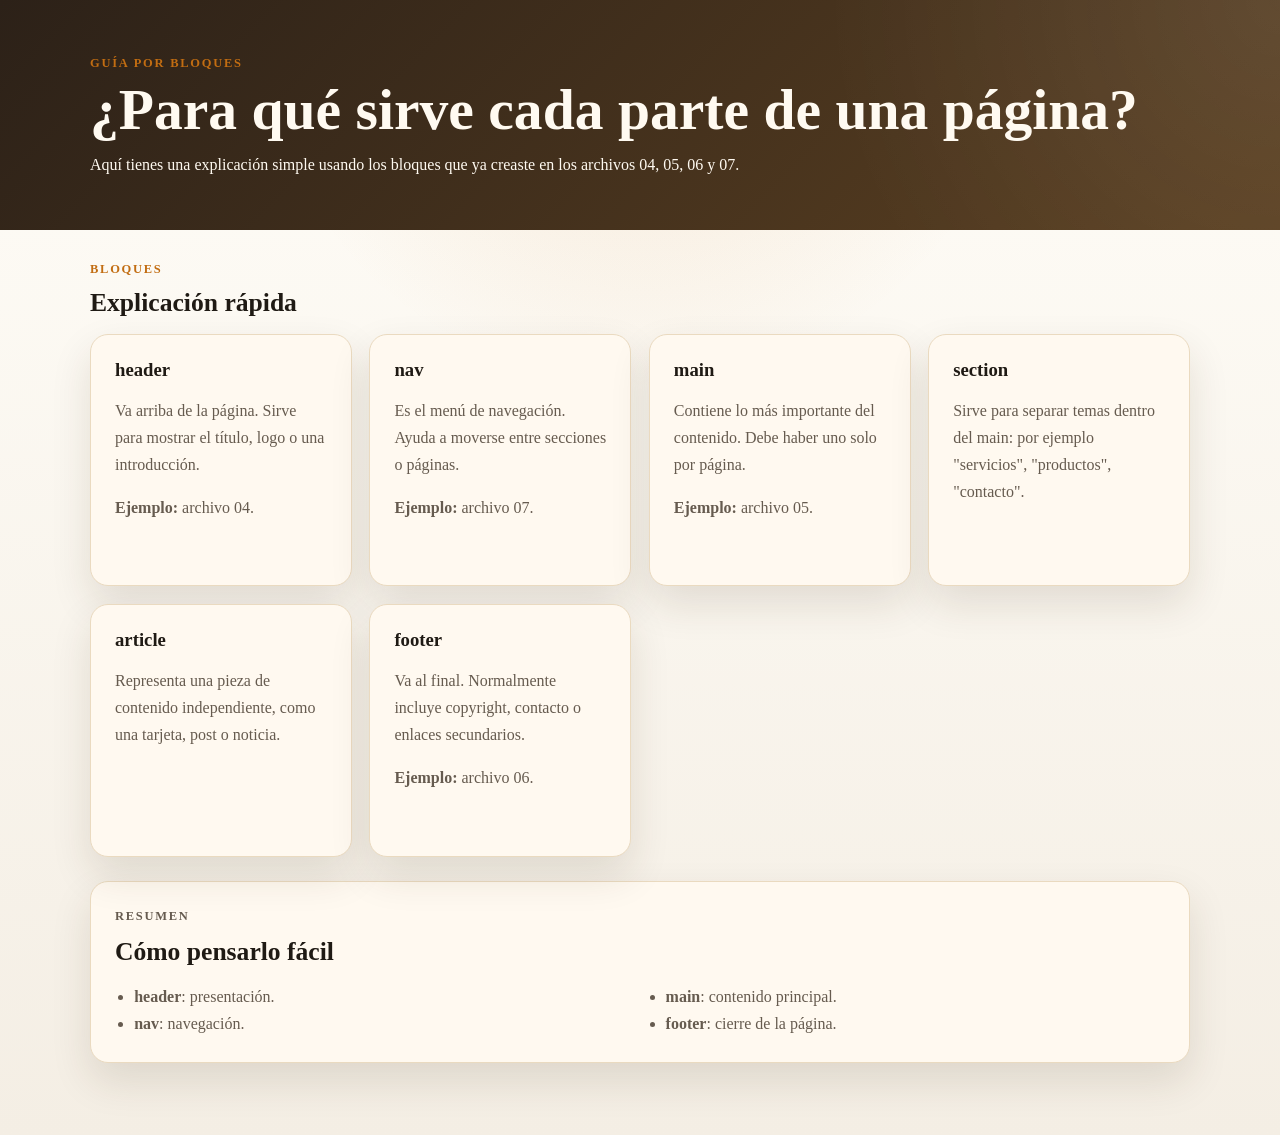
<file: html/09-para-que-sirve-cada-bloque.html>
<!DOCTYPE html>
<html lang="es">

<head>
    <meta charset="UTF-8">
    <meta name="viewport" content="width=device-width, initial-scale=1.0">
    <title>09 - Para qué sirve cada bloque</title>
    <link rel="stylesheet" href="../css/02-estilos-completos.css">
</head>

<body>
    <header class="site-header">
        <div class="container">
            <p class="eyebrow">Guía por bloques</p>
            <h1>¿Para qué sirve cada parte de una página?</h1>
            <p>Aquí tienes una explicación simple usando los bloques que ya creaste en los archivos 04, 05, 06 y 07.</p>
        </div>
    </header>

    <main class="container">
        <section class="content-section">
            <div class="section-heading">
                <p class="eyebrow">Bloques</p>
                <h2>Explicación rápida</h2>
            </div>

            <div class="tag-grid">
                <article class="card tag-card">
                    <h3>header</h3>
                    <p>Va arriba de la página. Sirve para mostrar el título, logo o una introducción.</p>
                    <p><strong>Ejemplo:</strong> archivo 04.</p>
                </article>

                <article class="card tag-card">
                    <h3>nav</h3>
                    <p>Es el menú de navegación. Ayuda a moverse entre secciones o páginas.</p>
                    <p><strong>Ejemplo:</strong> archivo 07.</p>
                </article>

                <article class="card tag-card">
                    <h3>main</h3>
                    <p>Contiene lo más importante del contenido. Debe haber uno solo por página.</p>
                    <p><strong>Ejemplo:</strong> archivo 05.</p>
                </article>

                <article class="card tag-card">
                    <h3>section</h3>
                    <p>Sirve para separar temas dentro del main: por ejemplo "servicios", "productos", "contacto".</p>
                </article>

                <article class="card tag-card">
                    <h3>article</h3>
                    <p>Representa una pieza de contenido independiente, como una tarjeta, post o noticia.</p>
                </article>

                <article class="card tag-card">
                    <h3>footer</h3>
                    <p>Va al final. Normalmente incluye copyright, contacto o enlaces secundarios.</p>
                    <p><strong>Ejemplo:</strong> archivo 06.</p>
                </article>
            </div>
        </section>

        <section class="card">
            <div class="section-heading">
                <p class="eyebrow">Resumen</p>
                <h2>Cómo pensarlo fácil</h2>
            </div>
            <ul class="check-list">
                <li><strong>header</strong>: presentación.</li>
                <li><strong>nav</strong>: navegación.</li>
                <li><strong>main</strong>: contenido principal.</li>
                <li><strong>footer</strong>: cierre de la página.</li>
            </ul>
        </section>
    </main>
</body>

</html>
</file>
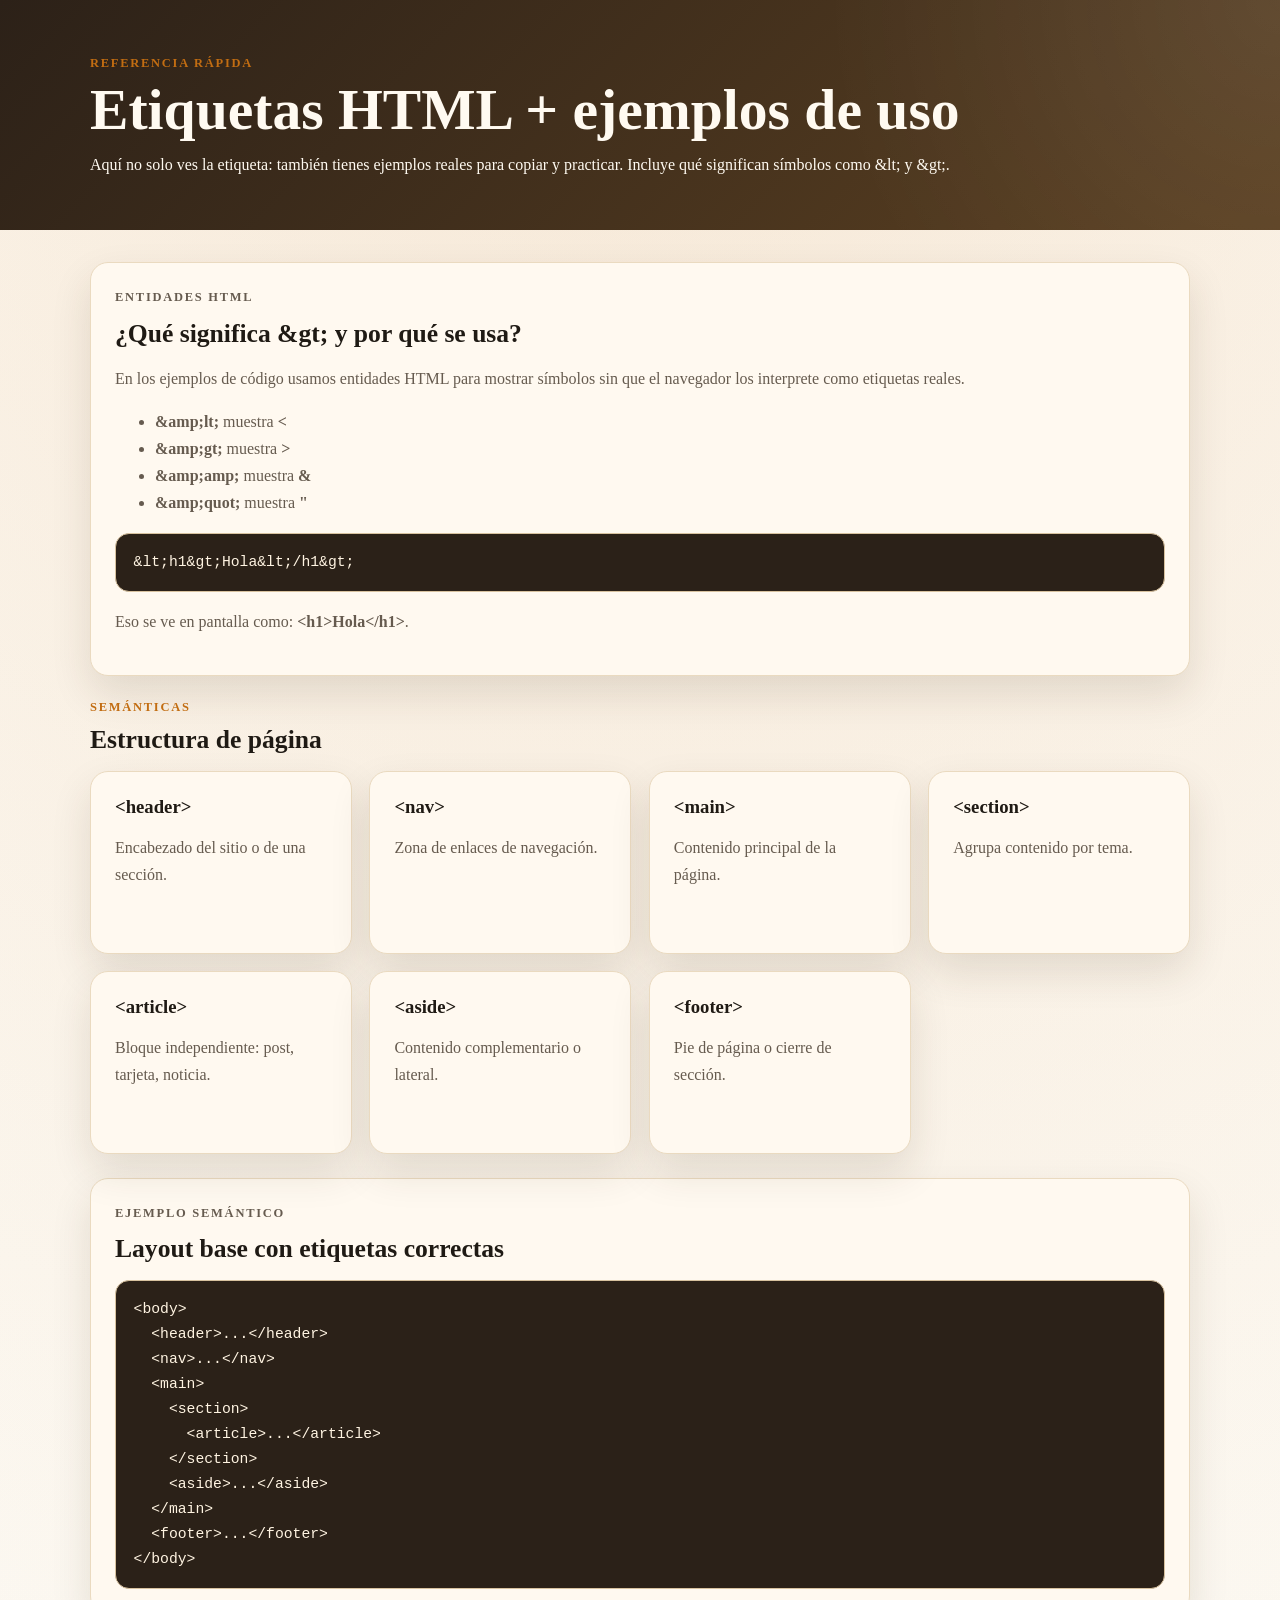
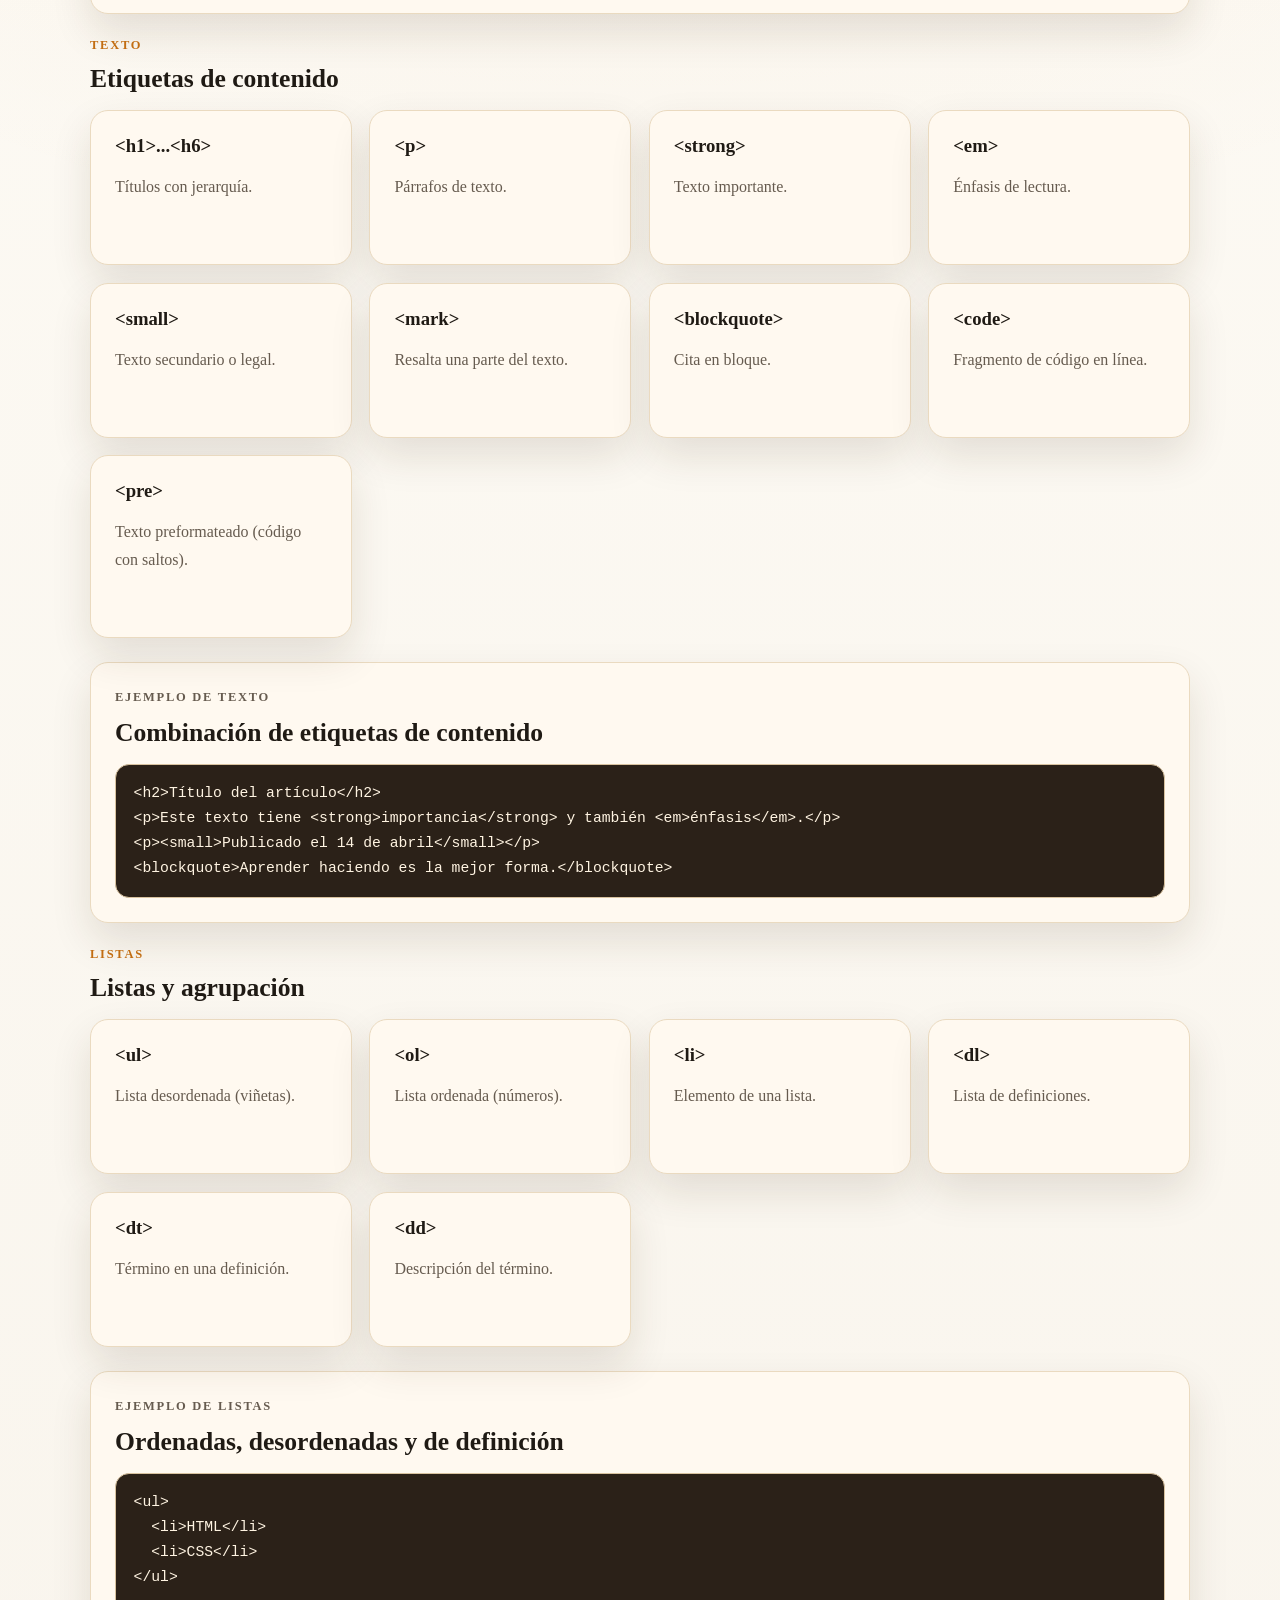
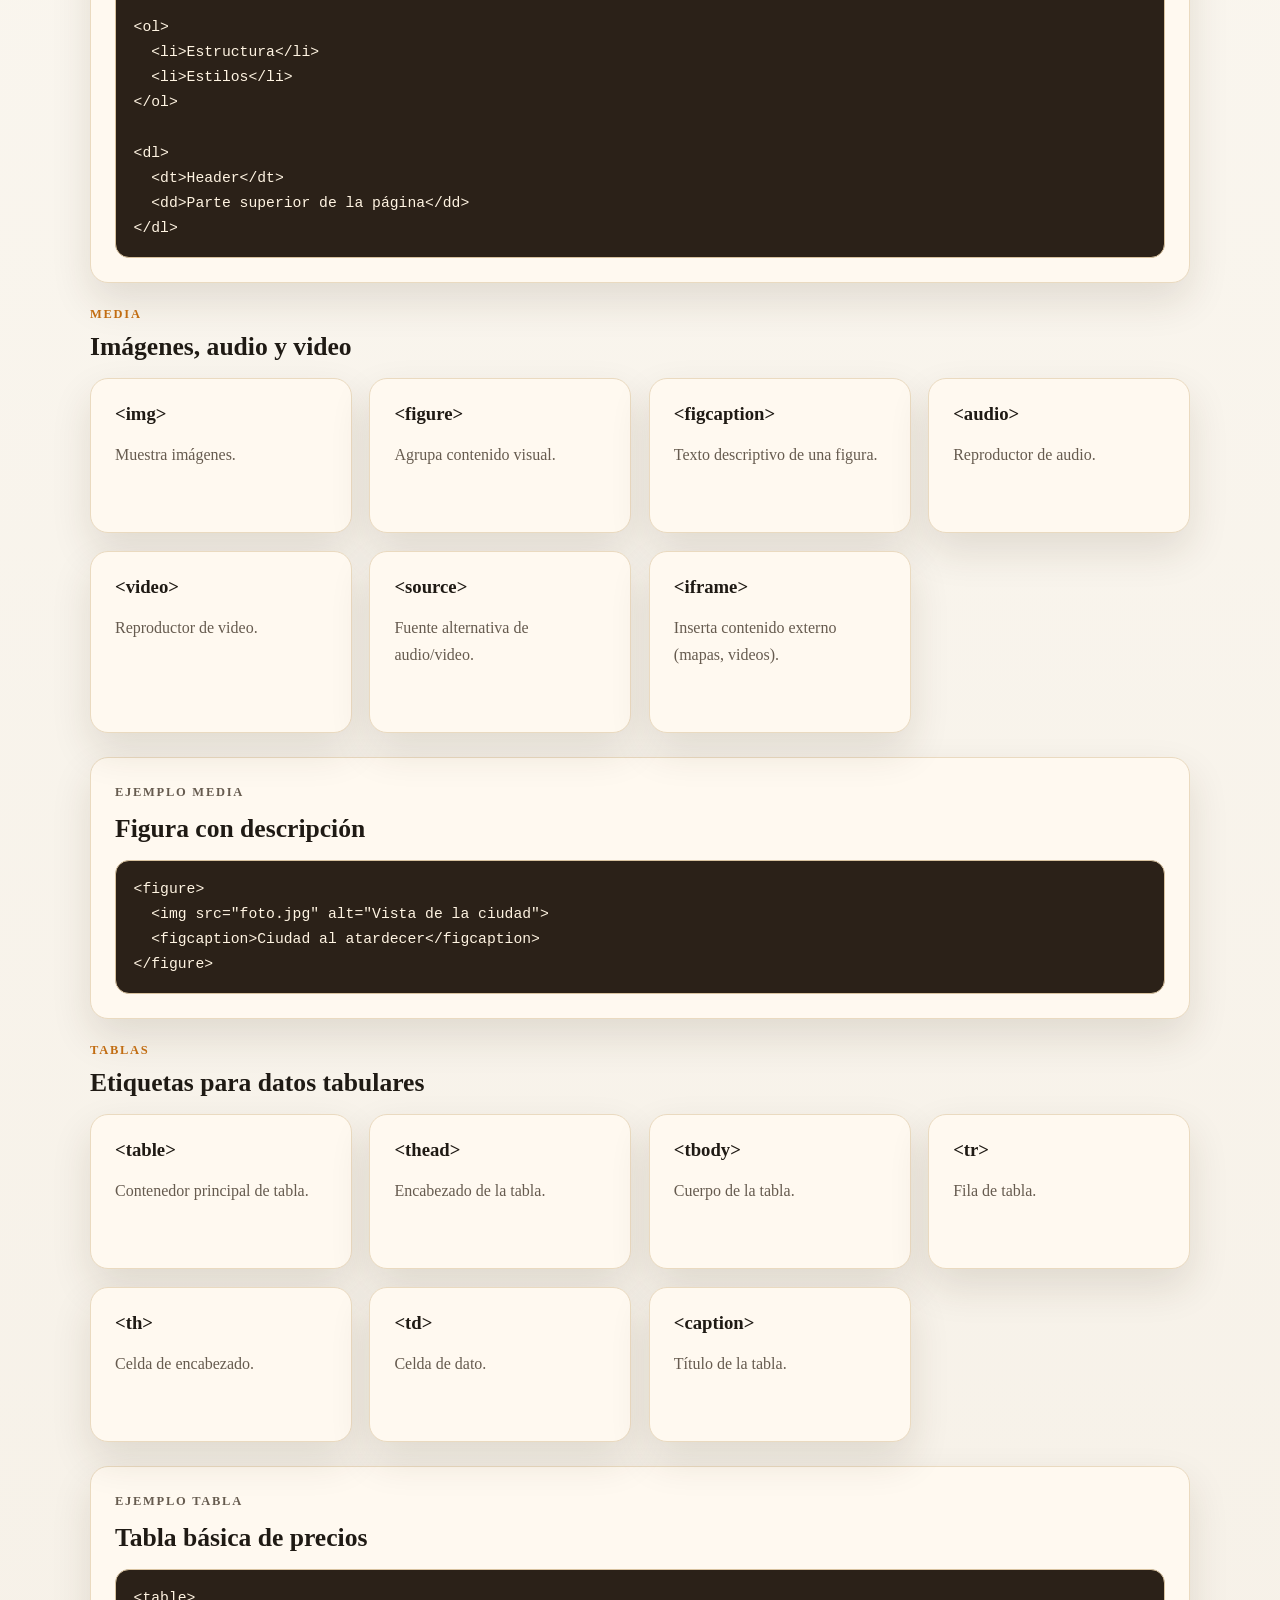
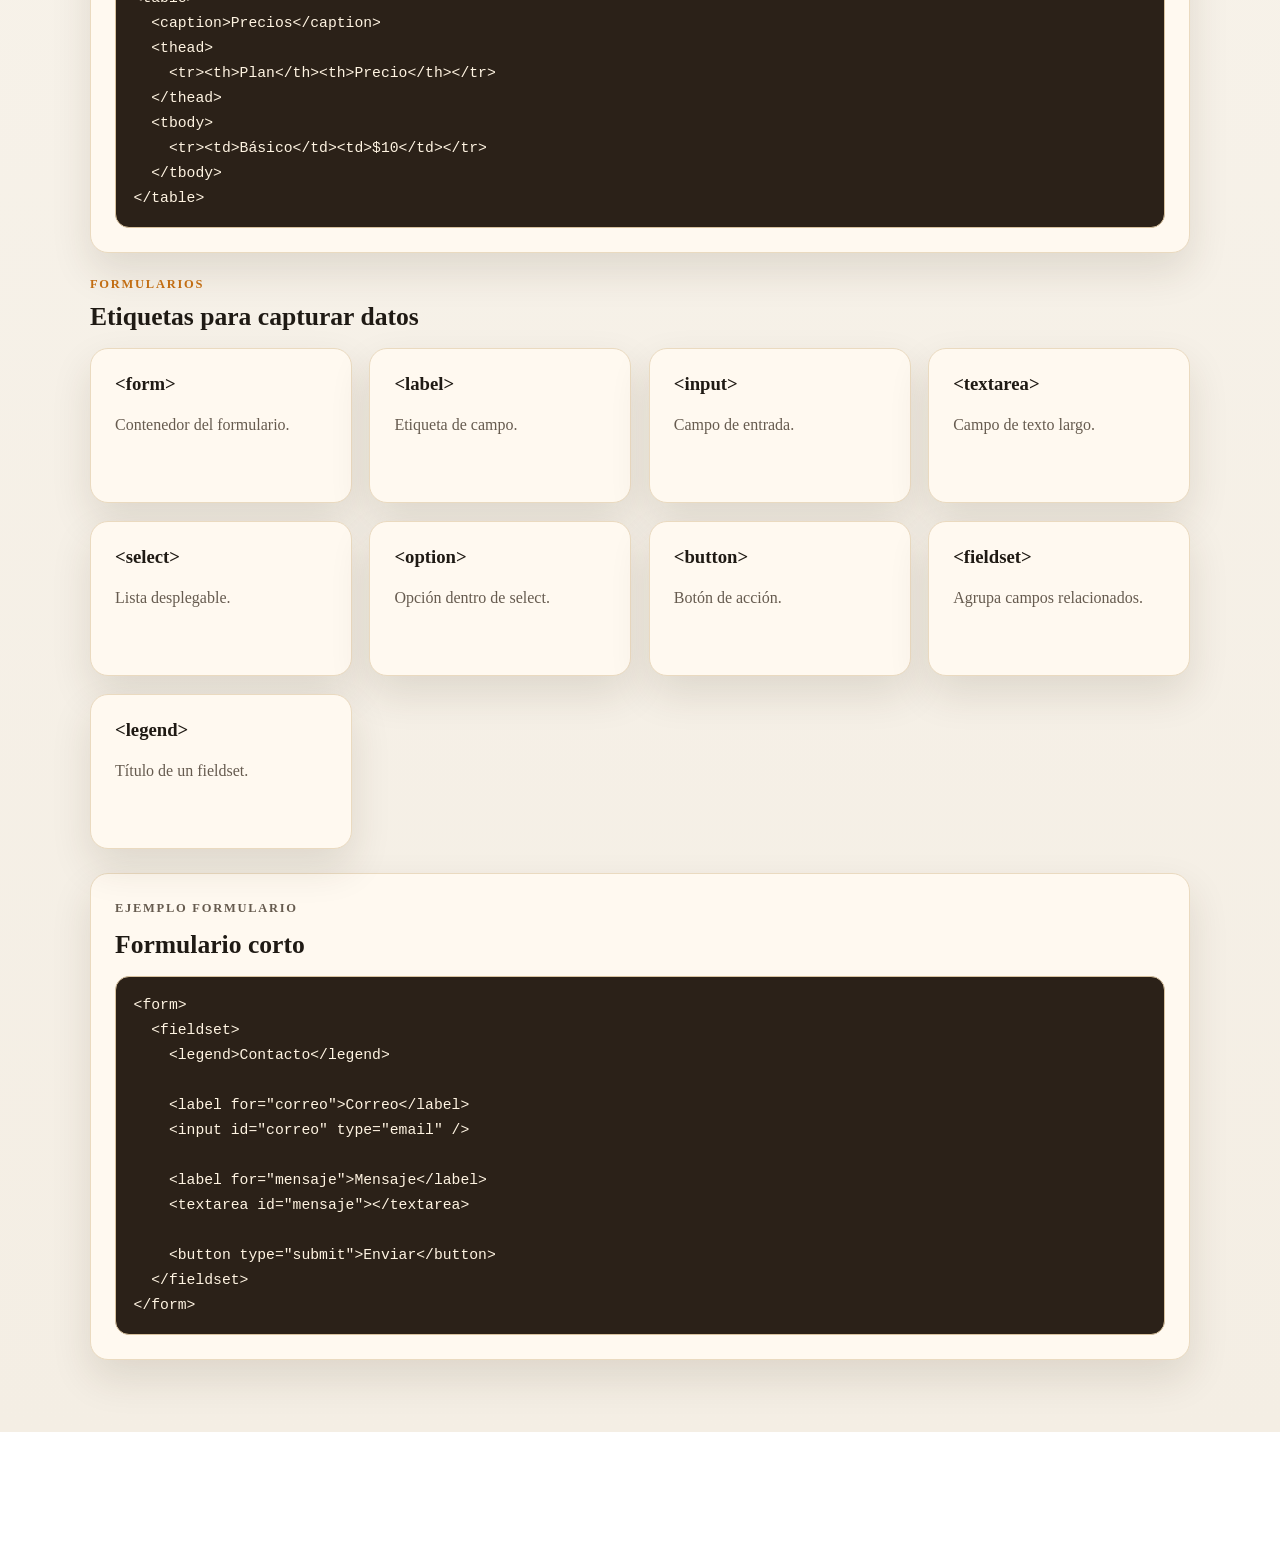
<file: html/10-etiquetas-html.html>
<!DOCTYPE html>
<html lang="es">

<head>
    <meta charset="UTF-8">
    <meta name="viewport" content="width=device-width, initial-scale=1.0">
    <title>10 - Etiquetas HTML</title>
    <link rel="stylesheet" href="../css/02-estilos-completos.css">
</head>

<body>
    <header class="site-header">
        <div class="container">
            <p class="eyebrow">Referencia rápida</p>
            <h1>Etiquetas HTML + ejemplos de uso</h1>
            <p>Aquí no solo ves la etiqueta: también tienes ejemplos reales para copiar y practicar. Incluye qué
                significan símbolos como &amp;lt; y &amp;gt;.</p>
        </div>
    </header>

    <main class="container">
        <section class="card">
            <div class="section-heading">
                <p class="eyebrow">Entidades HTML</p>
                <h2>¿Qué significa &amp;gt; y por qué se usa?</h2>
            </div>
            <p>En los ejemplos de código usamos entidades HTML para mostrar símbolos sin que el navegador los interprete
                como etiquetas reales.</p>
            <ul>
                <li><strong>&amp;amp;lt;</strong> muestra <strong>&lt;</strong></li>
                <li><strong>&amp;amp;gt;</strong> muestra <strong>&gt;</strong></li>
                <li><strong>&amp;amp;amp;</strong> muestra <strong>&amp;</strong></li>
                <li><strong>&amp;amp;quot;</strong> muestra <strong>"</strong></li>
            </ul>
            <pre class="code-block"><code>&amp;lt;h1&amp;gt;Hola&amp;lt;/h1&amp;gt;</code></pre>
            <p>Eso se ve en pantalla como: <strong>&lt;h1&gt;Hola&lt;/h1&gt;</strong>.</p>
        </section>

        <section class="content-section">
            <div class="section-heading">
                <p class="eyebrow">Semánticas</p>
                <h2>Estructura de página</h2>
            </div>
            <div class="tag-grid">
                <article class="card tag-card">
                    <h3>&lt;header&gt;</h3>
                    <p>Encabezado del sitio o de una sección.</p>
                </article>
                <article class="card tag-card">
                    <h3>&lt;nav&gt;</h3>
                    <p>Zona de enlaces de navegación.</p>
                </article>
                <article class="card tag-card">
                    <h3>&lt;main&gt;</h3>
                    <p>Contenido principal de la página.</p>
                </article>
                <article class="card tag-card">
                    <h3>&lt;section&gt;</h3>
                    <p>Agrupa contenido por tema.</p>
                </article>
                <article class="card tag-card">
                    <h3>&lt;article&gt;</h3>
                    <p>Bloque independiente: post, tarjeta, noticia.</p>
                </article>
                <article class="card tag-card">
                    <h3>&lt;aside&gt;</h3>
                    <p>Contenido complementario o lateral.</p>
                </article>
                <article class="card tag-card">
                    <h3>&lt;footer&gt;</h3>
                    <p>Pie de página o cierre de sección.</p>
                </article>
            </div>
        </section>

        <section class="card">
            <div class="section-heading">
                <p class="eyebrow">Ejemplo semántico</p>
                <h2>Layout base con etiquetas correctas</h2>
            </div>
            <pre class="code-block"><code>&lt;body&gt;
  &lt;header&gt;...&lt;/header&gt;
  &lt;nav&gt;...&lt;/nav&gt;
  &lt;main&gt;
    &lt;section&gt;
      &lt;article&gt;...&lt;/article&gt;
    &lt;/section&gt;
    &lt;aside&gt;...&lt;/aside&gt;
  &lt;/main&gt;
  &lt;footer&gt;...&lt;/footer&gt;
&lt;/body&gt;</code></pre>
        </section>

        <section class="content-section">
            <div class="section-heading">
                <p class="eyebrow">Texto</p>
                <h2>Etiquetas de contenido</h2>
            </div>
            <div class="tag-grid">
                <article class="card tag-card">
                    <h3>&lt;h1&gt;...&lt;h6&gt;</h3>
                    <p>Títulos con jerarquía.</p>
                </article>
                <article class="card tag-card">
                    <h3>&lt;p&gt;</h3>
                    <p>Párrafos de texto.</p>
                </article>
                <article class="card tag-card">
                    <h3>&lt;strong&gt;</h3>
                    <p>Texto importante.</p>
                </article>
                <article class="card tag-card">
                    <h3>&lt;em&gt;</h3>
                    <p>Énfasis de lectura.</p>
                </article>
                <article class="card tag-card">
                    <h3>&lt;small&gt;</h3>
                    <p>Texto secundario o legal.</p>
                </article>
                <article class="card tag-card">
                    <h3>&lt;mark&gt;</h3>
                    <p>Resalta una parte del texto.</p>
                </article>
                <article class="card tag-card">
                    <h3>&lt;blockquote&gt;</h3>
                    <p>Cita en bloque.</p>
                </article>
                <article class="card tag-card">
                    <h3>&lt;code&gt;</h3>
                    <p>Fragmento de código en línea.</p>
                </article>
                <article class="card tag-card">
                    <h3>&lt;pre&gt;</h3>
                    <p>Texto preformateado (código con saltos).</p>
                </article>
            </div>
        </section>

        <section class="card">
            <div class="section-heading">
                <p class="eyebrow">Ejemplo de texto</p>
                <h2>Combinación de etiquetas de contenido</h2>
            </div>
            <pre class="code-block"><code>&lt;h2&gt;Título del artículo&lt;/h2&gt;
&lt;p&gt;Este texto tiene &lt;strong&gt;importancia&lt;/strong&gt; y también &lt;em&gt;énfasis&lt;/em&gt;.&lt;/p&gt;
&lt;p&gt;&lt;small&gt;Publicado el 14 de abril&lt;/small&gt;&lt;/p&gt;
&lt;blockquote&gt;Aprender haciendo es la mejor forma.&lt;/blockquote&gt;</code></pre>
        </section>

        <section class="content-section">
            <div class="section-heading">
                <p class="eyebrow">Listas</p>
                <h2>Listas y agrupación</h2>
            </div>
            <div class="tag-grid">
                <article class="card tag-card">
                    <h3>&lt;ul&gt;</h3>
                    <p>Lista desordenada (viñetas).</p>
                </article>
                <article class="card tag-card">
                    <h3>&lt;ol&gt;</h3>
                    <p>Lista ordenada (números).</p>
                </article>
                <article class="card tag-card">
                    <h3>&lt;li&gt;</h3>
                    <p>Elemento de una lista.</p>
                </article>
                <article class="card tag-card">
                    <h3>&lt;dl&gt;</h3>
                    <p>Lista de definiciones.</p>
                </article>
                <article class="card tag-card">
                    <h3>&lt;dt&gt;</h3>
                    <p>Término en una definición.</p>
                </article>
                <article class="card tag-card">
                    <h3>&lt;dd&gt;</h3>
                    <p>Descripción del término.</p>
                </article>
            </div>
        </section>

        <section class="card">
            <div class="section-heading">
                <p class="eyebrow">Ejemplo de listas</p>
                <h2>Ordenadas, desordenadas y de definición</h2>
            </div>
            <pre class="code-block"><code>&lt;ul&gt;
  &lt;li&gt;HTML&lt;/li&gt;
  &lt;li&gt;CSS&lt;/li&gt;
&lt;/ul&gt;

&lt;ol&gt;
  &lt;li&gt;Estructura&lt;/li&gt;
  &lt;li&gt;Estilos&lt;/li&gt;
&lt;/ol&gt;

&lt;dl&gt;
  &lt;dt&gt;Header&lt;/dt&gt;
  &lt;dd&gt;Parte superior de la página&lt;/dd&gt;
&lt;/dl&gt;</code></pre>
        </section>

        <section class="content-section">
            <div class="section-heading">
                <p class="eyebrow">Media</p>
                <h2>Imágenes, audio y video</h2>
            </div>
            <div class="tag-grid">
                <article class="card tag-card">
                    <h3>&lt;img&gt;</h3>
                    <p>Muestra imágenes.</p>
                </article>
                <article class="card tag-card">
                    <h3>&lt;figure&gt;</h3>
                    <p>Agrupa contenido visual.</p>
                </article>
                <article class="card tag-card">
                    <h3>&lt;figcaption&gt;</h3>
                    <p>Texto descriptivo de una figura.</p>
                </article>
                <article class="card tag-card">
                    <h3>&lt;audio&gt;</h3>
                    <p>Reproductor de audio.</p>
                </article>
                <article class="card tag-card">
                    <h3>&lt;video&gt;</h3>
                    <p>Reproductor de video.</p>
                </article>
                <article class="card tag-card">
                    <h3>&lt;source&gt;</h3>
                    <p>Fuente alternativa de audio/video.</p>
                </article>
                <article class="card tag-card">
                    <h3>&lt;iframe&gt;</h3>
                    <p>Inserta contenido externo (mapas, videos).</p>
                </article>
            </div>
        </section>

        <section class="card">
            <div class="section-heading">
                <p class="eyebrow">Ejemplo media</p>
                <h2>Figura con descripción</h2>
            </div>
            <pre class="code-block"><code>&lt;figure&gt;
  &lt;img src="foto.jpg" alt="Vista de la ciudad"&gt;
  &lt;figcaption&gt;Ciudad al atardecer&lt;/figcaption&gt;
&lt;/figure&gt;</code></pre>
        </section>

        <section class="content-section">
            <div class="section-heading">
                <p class="eyebrow">Tablas</p>
                <h2>Etiquetas para datos tabulares</h2>
            </div>
            <div class="tag-grid">
                <article class="card tag-card">
                    <h3>&lt;table&gt;</h3>
                    <p>Contenedor principal de tabla.</p>
                </article>
                <article class="card tag-card">
                    <h3>&lt;thead&gt;</h3>
                    <p>Encabezado de la tabla.</p>
                </article>
                <article class="card tag-card">
                    <h3>&lt;tbody&gt;</h3>
                    <p>Cuerpo de la tabla.</p>
                </article>
                <article class="card tag-card">
                    <h3>&lt;tr&gt;</h3>
                    <p>Fila de tabla.</p>
                </article>
                <article class="card tag-card">
                    <h3>&lt;th&gt;</h3>
                    <p>Celda de encabezado.</p>
                </article>
                <article class="card tag-card">
                    <h3>&lt;td&gt;</h3>
                    <p>Celda de dato.</p>
                </article>
                <article class="card tag-card">
                    <h3>&lt;caption&gt;</h3>
                    <p>Título de la tabla.</p>
                </article>
            </div>
        </section>

        <section class="card">
            <div class="section-heading">
                <p class="eyebrow">Ejemplo tabla</p>
                <h2>Tabla básica de precios</h2>
            </div>
            <pre class="code-block"><code>&lt;table&gt;
  &lt;caption&gt;Precios&lt;/caption&gt;
  &lt;thead&gt;
    &lt;tr&gt;&lt;th&gt;Plan&lt;/th&gt;&lt;th&gt;Precio&lt;/th&gt;&lt;/tr&gt;
  &lt;/thead&gt;
  &lt;tbody&gt;
    &lt;tr&gt;&lt;td&gt;Básico&lt;/td&gt;&lt;td&gt;$10&lt;/td&gt;&lt;/tr&gt;
  &lt;/tbody&gt;
&lt;/table&gt;</code></pre>
        </section>

        <section class="content-section">
            <div class="section-heading">
                <p class="eyebrow">Formularios</p>
                <h2>Etiquetas para capturar datos</h2>
            </div>
            <div class="tag-grid">
                <article class="card tag-card">
                    <h3>&lt;form&gt;</h3>
                    <p>Contenedor del formulario.</p>
                </article>
                <article class="card tag-card">
                    <h3>&lt;label&gt;</h3>
                    <p>Etiqueta de campo.</p>
                </article>
                <article class="card tag-card">
                    <h3>&lt;input&gt;</h3>
                    <p>Campo de entrada.</p>
                </article>
                <article class="card tag-card">
                    <h3>&lt;textarea&gt;</h3>
                    <p>Campo de texto largo.</p>
                </article>
                <article class="card tag-card">
                    <h3>&lt;select&gt;</h3>
                    <p>Lista desplegable.</p>
                </article>
                <article class="card tag-card">
                    <h3>&lt;option&gt;</h3>
                    <p>Opción dentro de select.</p>
                </article>
                <article class="card tag-card">
                    <h3>&lt;button&gt;</h3>
                    <p>Botón de acción.</p>
                </article>
                <article class="card tag-card">
                    <h3>&lt;fieldset&gt;</h3>
                    <p>Agrupa campos relacionados.</p>
                </article>
                <article class="card tag-card">
                    <h3>&lt;legend&gt;</h3>
                    <p>Título de un fieldset.</p>
                </article>
            </div>
        </section>

        <section class="card">
            <div class="section-heading">
                <p class="eyebrow">Ejemplo formulario</p>
                <h2>Formulario corto</h2>
            </div>
            <pre class="code-block"><code>&lt;form&gt;
  &lt;fieldset&gt;
    &lt;legend&gt;Contacto&lt;/legend&gt;

    &lt;label for="correo"&gt;Correo&lt;/label&gt;
    &lt;input id="correo" type="email" /&gt;

    &lt;label for="mensaje"&gt;Mensaje&lt;/label&gt;
    &lt;textarea id="mensaje"&gt;&lt;/textarea&gt;

    &lt;button type="submit"&gt;Enviar&lt;/button&gt;
  &lt;/fieldset&gt;
&lt;/form&gt;</code></pre>
        </section>
    </main>
</body>

</html>
</file>
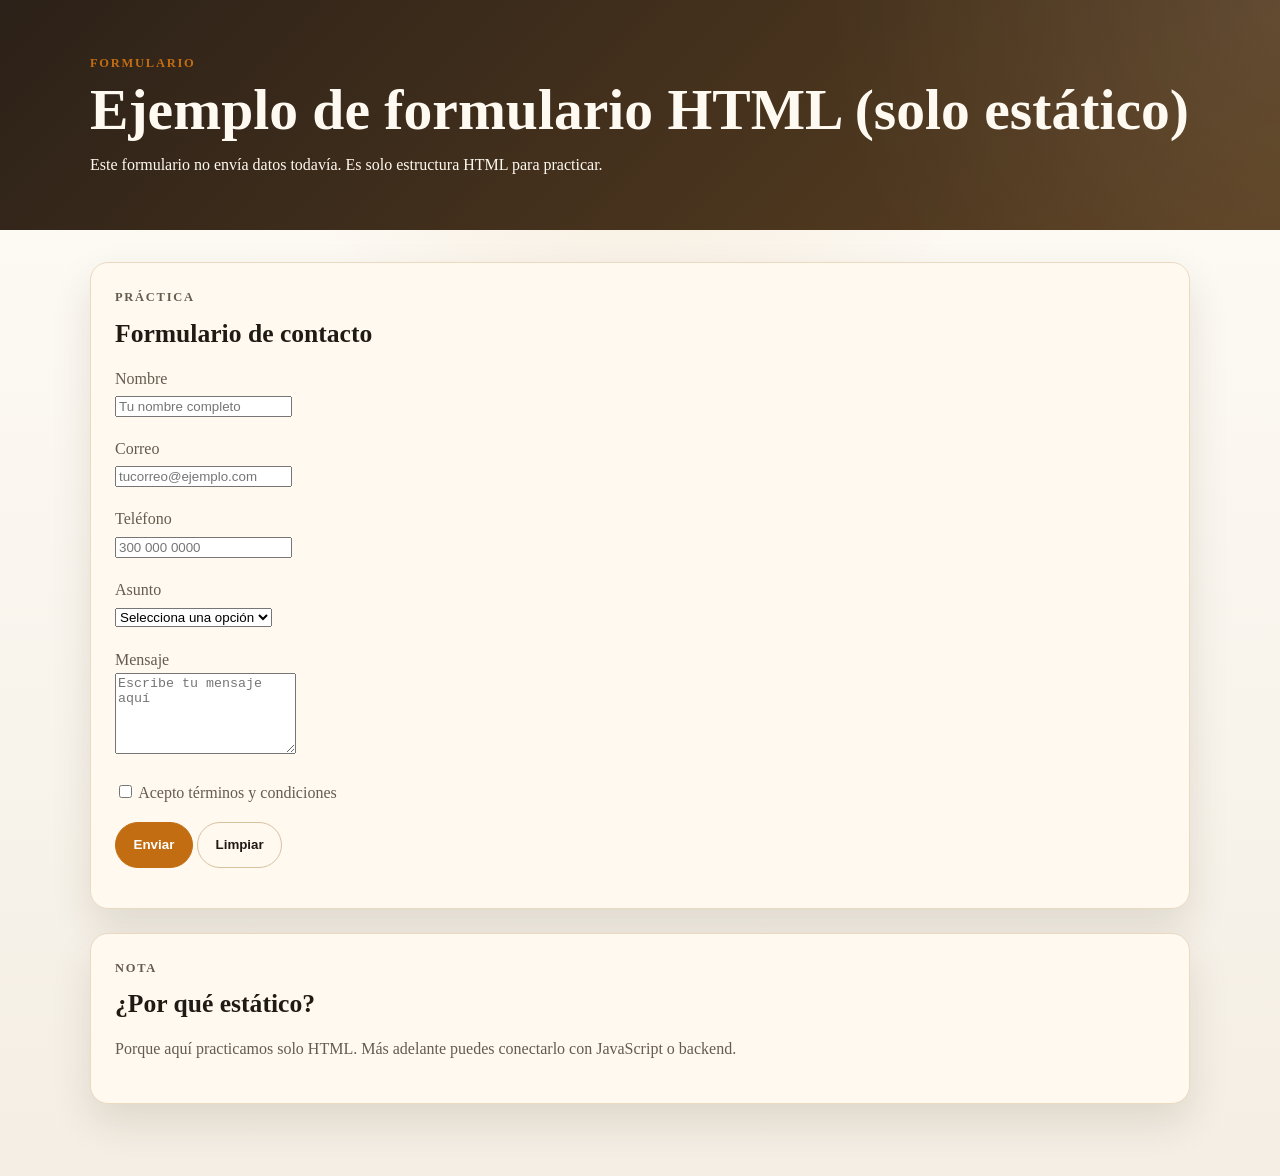
<file: html/11-formulario-estatico.html>
<!DOCTYPE html>
<html lang="es">

<head>
    <meta charset="UTF-8">
    <meta name="viewport" content="width=device-width, initial-scale=1.0">
    <title>11 - Formulario estático HTML</title>
    <link rel="stylesheet" href="../css/02-estilos-completos.css">
</head>

<body>
    <header class="site-header">
        <div class="container">
            <p class="eyebrow">Formulario</p>
            <h1>Ejemplo de formulario HTML (solo estático)</h1>
            <p>Este formulario no envía datos todavía. Es solo estructura HTML para practicar.</p>
        </div>
    </header>

    <main class="container">
        <section class="card">
            <div class="section-heading">
                <p class="eyebrow">Práctica</p>
                <h2>Formulario de contacto</h2>
            </div>

            <form action="#" method="post">
                <p>
                    <label for="nombre">Nombre</label><br>
                    <input id="nombre" name="nombre" type="text" placeholder="Tu nombre completo">
                </p>

                <p>
                    <label for="correo">Correo</label><br>
                    <input id="correo" name="correo" type="email" placeholder="tucorreo@ejemplo.com">
                </p>

                <p>
                    <label for="telefono">Teléfono</label><br>
                    <input id="telefono" name="telefono" type="tel" placeholder="300 000 0000">
                </p>

                <p>
                    <label for="asunto">Asunto</label><br>
                    <select id="asunto" name="asunto">
                        <option value="">Selecciona una opción</option>
                        <option value="info">Quiero información</option>
                        <option value="cotizacion">Quiero una cotización</option>
                        <option value="otro">Otro</option>
                    </select>
                </p>

                <p>
                    <label for="mensaje">Mensaje</label><br>
                    <textarea id="mensaje" name="mensaje" rows="5" placeholder="Escribe tu mensaje aquí"></textarea>
                </p>

                <p>
                    <input id="acepto" name="acepto" type="checkbox">
                    <label for="acepto">Acepto términos y condiciones</label>
                </p>

                <p>
                    <button class="button button-primary" type="submit">Enviar</button>
                    <button class="button button-secondary" type="reset">Limpiar</button>
                </p>
            </form>
        </section>

        <section class="card">
            <div class="section-heading">
                <p class="eyebrow">Nota</p>
                <h2>¿Por qué estático?</h2>
            </div>
            <p>Porque aquí practicamos solo HTML. Más adelante puedes conectarlo con JavaScript o backend.</p>
        </section>
    </main>
</body>

</html>
</file>
<file: css/02-estilos-completos.css>
:root {
    /* Variables globales de color y sombra para mantener consistencia */
    --bg: #f4eee4;
    --surface: #fff9f0;
    --surface-strong: #fff2de;
    --text: #1f1a14;
    --muted: #665b4f;
    --primary: #c26d12;
    --primary-dark: #9a4f07;
    --accent: #7c5c2c;
    --border: #eadac0;
    --border-strong: #d8c29f;
    --shadow: 0 18px 40px rgba(56, 40, 16, 0.12);
}

/* Reset básico y comportamiento global */
* {
    /* Incluye padding y border dentro del ancho/alto total */
    box-sizing: border-box;
}

/* Scroll suave al navegar por anclas internas */
html {
    scroll-behavior: smooth;
}

/* Estilo base del documento */
body {
    /* Quita márgenes por defecto */
    margin: 0;
    /* Asegura que cubra toda la altura de la ventana */
    min-height: 100vh;
    /* Tipografía principal del sitio */
    font-family: Georgia, "Times New Roman", serif;
    /* Fondo con capas para dar profundidad */
    background:
        radial-gradient(circle at top, rgba(194, 109, 18, 0.14), transparent 30%),
        linear-gradient(180deg, #fffdf8 0%, var(--bg) 100%);
    /* Color base de texto */
    color: var(--text);
}

/* Hereda color del contexto para los enlaces */
a {
    color: inherit;
}

/* Comportamiento seguro para imágenes responsive */
img {
    /* Nunca excede el ancho del contenedor */
    max-width: 100%;
    /* Evita espacios fantasmas de elementos inline */
    display: block;
}

/* Contenedor general del contenido */
.container {
    /* Ancho máximo adaptable */
    width: min(1100px, calc(100% - 2rem));
    /* Centra el contenedor */
    margin: 0 auto;
}

/* Enlace de accesibilidad para saltar al contenido */
.skip-link {
    /* Posición flotante para accesibilidad por teclado */
    position: absolute;
    left: 50%;
    top: 0.5rem;
    transform: translate(-50%, -140%);
    padding: 0.75rem 1rem;
    border-radius: 999px;
    background: var(--text);
    color: #fff;
    text-decoration: none;
    transition: transform 0.2s ease;
    z-index: 10;
}

.skip-link:focus {
    /* Se muestra al recibir foco */
    transform: translate(-50%, 0);
}

/* Hero principal */
.site-header {
    /* Espacio vertical del encabezado */
    padding: 3.5rem 0 2.5rem;
    /* Fondo con gradientes decorativos */
    background:
        radial-gradient(circle at top right, rgba(255, 255, 255, 0.08), transparent 35%),
        linear-gradient(135deg, #2c2118, #5b4021);
    color: #fffaf1;
}

.hero-layout {
    /* Divide hero en dos columnas */
    display: grid;
    grid-template-columns: minmax(0, 2fr) minmax(280px, 0.95fr);
    gap: 1.5rem;
    align-items: start;
}

.eyebrow {
    /* Etiqueta pequeña sobre los títulos */
    margin: 0 0 0.65rem;
    text-transform: uppercase;
    letter-spacing: 0.14em;
    font-size: 0.78rem;
    font-weight: 700;
    color: var(--primary);
}

.site-header h1 {
    /* Título principal grande y fluido */
    margin: 0;
    font-size: clamp(2.2rem, 4.5vw, 4rem);
    line-height: 1.02;
}

.hero-copy p {
    /* Texto descriptivo del hero */
    margin: 1rem 0 0;
    max-width: 62ch;
    color: #f4e7d1;
    line-height: 1.75;
}

.hero-actions {
    /* Botones del hero alineados con espacio */
    display: flex;
    flex-wrap: wrap;
    gap: 0.75rem;
    margin-top: 1.5rem;
}

.button {
    /* Botón base reutilizable */
    display: inline-flex;
    align-items: center;
    justify-content: center;
    min-height: 46px;
    padding: 0.75rem 1.1rem;
    border-radius: 999px;
    border: 1px solid transparent;
    text-decoration: none;
    font-weight: 700;
    transition: transform 0.2s ease, border-color 0.2s ease, background-color 0.2s ease;
}

.button:hover {
    /* Microinteracción al pasar el mouse */
    transform: translateY(-1px);
}

/* Variante principal del botón */
.button-primary {
    background: var(--surface);
    color: var(--text);
}

/* Variante secundaria del botón */
.button-secondary {
    border-color: rgba(255, 250, 241, 0.3);
    color: #fffaf1;
}

/* Botones dentro de formularios: contraste más fuerte */
form .button-primary {
    background: var(--primary);
    color: #fff;
    border-color: var(--primary);
}

form .button-primary:hover {
    background: var(--primary-dark);
    border-color: var(--primary-dark);
}

form .button-secondary {
    background: transparent;
    color: var(--text);
    border-color: var(--border-strong);
}

form .button-secondary:hover {
    background: var(--surface-strong);
    border-color: var(--accent);
}

/* Panel lateral de la ruta de aprendizaje */
.hero-panel {
    /* Tarjeta lateral translúcida */
    padding: 1.4rem;
    border-radius: 24px;
    background: rgba(255, 250, 241, 0.08);
    border: 1px solid rgba(255, 250, 241, 0.14);
    backdrop-filter: blur(12px);
    box-shadow: var(--shadow);
}

.panel-title {
    /* Título interno del panel */
    margin: 0 0 0.75rem;
    font-size: 0.85rem;
    font-weight: 700;
    text-transform: uppercase;
    letter-spacing: 0.08em;
    color: #f4e7d1;
}

.roadmap {
    /* Lista de pasos sugeridos */
    margin: 0;
    padding-left: 1.2rem;
    color: #fffaf1;
    line-height: 1.7;
}

/* Navegación fija */
.site-nav {
    /* Barra de navegación fija en la parte superior */
    background: rgba(255, 250, 241, 0.9);
    border-bottom: 1px solid var(--border);
    position: sticky;
    top: 0;
    backdrop-filter: blur(10px);
    z-index: 5;
}

.nav-links {
    /* Distribución de enlaces del menú */
    display: flex;
    flex-wrap: wrap;
    gap: 1rem;
    padding: 1rem 0;
}

.nav-links a {
    /* Estilo visual del enlace del menú */
    color: var(--text);
    text-decoration: none;
    font-weight: 700;
    padding-bottom: 0.2rem;
    border-bottom: 2px solid transparent;
}

.nav-links a:hover {
    /* Estado hover del menú */
    color: var(--primary-dark);
    border-bottom-color: var(--primary);
}

/* Estructura del contenido */
.content-section,
.split-section {
    /* Espaciado vertical entre bloques */
    margin-bottom: 1.5rem;
}

/* Espaciado del contenido principal */
main {
    padding: 2rem 0 3rem;
}

/* Tarjeta base reutilizable en toda la guía */
.card {
    background: var(--surface);
    border: 1px solid var(--border);
    border-radius: 18px;
    padding: 1.5rem;
    box-shadow: var(--shadow);
    margin-bottom: 1.5rem;
    transition: transform 0.2s ease, box-shadow 0.2s ease;
}

.card:hover {
    transform: translateY(-2px);
    box-shadow: 0 22px 44px rgba(56, 40, 16, 0.16);
}

/* Caja destacada del resumen */
.hero {
    /* Tarjeta destacada del resumen */
    border-left: 8px solid var(--primary);
    background: linear-gradient(180deg, var(--surface) 0%, var(--surface-strong) 100%);
}

.section-heading {
    /* Separación del encabezado de sección */
    margin-bottom: 1rem;
}

.section-heading h2,
.card h3,
.card h2 {
    /* Quita margen por defecto de títulos */
    margin: 0;
}

.section-heading h2 {
    /* Tamaño fluido para títulos de bloque */
    font-size: clamp(1.5rem, 2vw, 2.1rem);
}

.section-heading p+h2 {
    /* Ajusta distancia entre subtítulo y título */
    margin-top: 0.15rem;
}

.inline-points,
.check-list,
.roadmap {
    /* Sangría uniforme para listas */
    padding-left: 1.2rem;
}

.inline-points,
.check-list {
    /* Ritmo vertical legible de listas */
    margin: 1rem 0 0;
    line-height: 1.8;
}

.inline-points {
    /* Lista horizontal en pantallas grandes */
    display: flex;
    flex-wrap: wrap;
    gap: 0.75rem 1.25rem;
    list-style: disc;
}

/* Grillas reutilizables */
.tag-grid,
.feature-grid,
.exercise-grid {
    /* Grillas adaptables para tarjetas */
    display: grid;
    grid-template-columns: repeat(auto-fit, minmax(240px, 1fr));
    gap: 1.1rem;
}

.example-grid {
    /* Grilla de ejemplos con mínimo un poco mayor */
    display: grid;
    grid-template-columns: repeat(auto-fit, minmax(240px, 1fr));
    gap: 1rem;
}

.file-grid {
    /* Grilla para el portal de archivos */
    display: grid;
    grid-template-columns: repeat(auto-fit, minmax(240px, 1fr));
    gap: 1rem;
}

.file-card h3 {
    margin-bottom: 0.65rem;
}

.file-link-list {
    margin: 0;
    padding-left: 1.1rem;
    line-height: 1.9;
}

.file-link-list a {
    color: var(--primary-dark);
    text-decoration: none;
    border-bottom: 1px dashed rgba(154, 79, 7, 0.35);
}

.file-link-list a:hover {
    color: var(--text);
    border-bottom-color: rgba(31, 26, 20, 0.45);
}

/* Tarjetas de contenido */
.tag-card,
.feature-card,
.example-card,
.exercise-card {
    /* Iguala alturas para mejor composición visual */
    height: 100%;
}

.tag-card p,
.feature-card p,
.card p,
.card li {
    /* Color y altura de línea para textos secundarios */
    color: var(--muted);
    line-height: 1.7;
}

.split-section {
    /* Layout de dos columnas para ejemplo + tips */
    display: grid;
    grid-template-columns: minmax(0, 1.3fr) minmax(280px, 0.75fr);
    gap: 1rem;
}

/* Bloque de código y notas */
.code-card,
.tip-card,
.checklist-card,
.explanation-card,
.example-card {
    /* Evita margen extra dentro de composiciones en grilla */
    margin-bottom: 0;
}

.code-block {
    /* Bloque visual para snippets de código */
    margin: 1rem 0 0;
    padding: 1rem 1.1rem;
    overflow-x: auto;
    border-radius: 14px;
    border: 1px solid var(--border-strong);
    background: #2b2118;
    color: #fff4e2;
    font-family: "SFMono-Regular", Consolas, "Liberation Mono", Menlo, monospace;
    font-size: 0.92rem;
    line-height: 1.7;
}

.definition-grid {
    /* Grilla para explicar conceptos de CSS */
    display: grid;
    grid-template-columns: repeat(auto-fit, minmax(180px, 1fr));
    gap: 1rem;
    margin-top: 1rem;
}

.definition-grid h4 {
    /* Subtítulo de cada definición */
    margin: 0 0 0.35rem;
    font-size: 1rem;
}

.feature-card {
    /* Permite posicionar etiqueta numerada */
    position: relative;
    padding-top: 2rem;
}

.feature-card h3 {
    /* Evita que el número se monte sobre el título */
    padding-left: 2.5rem;
}

.feature-card p {
    margin-top: 0.75rem;
}

.feature-label {
    /* Burbuja numérica de cada feature */
    display: inline-flex;
    align-items: center;
    justify-content: center;
    min-width: 2.1rem;
    min-height: 2.1rem;
    border-radius: 999px;
    background: var(--surface-strong);
    color: var(--accent);
    font-size: 0.82rem;
    font-weight: 700;
    letter-spacing: 0.06em;
    position: absolute;
    top: 0.85rem;
    left: 0.95rem;
}

.example-card {
    /* Estructura vertical para ejemplo + texto */
    display: flex;
    flex-direction: column;
}

/* Lista de verificación en dos columnas */
.check-list {
    /* Divide checklist en dos columnas en desktop */
    columns: 2;
    column-gap: 2rem;
}

.check-list li {
    /* Evita que un item se corte entre columnas */
    break-inside: avoid;
}

/* Pie de página del sitio */
.site-footer {
    padding: 1.5rem 0;
    background: #2b2118;
    color: #f4e7d1;
    text-align: center;
}

.site-footer p {
    /* Quita margen por defecto del texto del footer */
    margin: 0;
}

/* Ajustes responsive */
@media (max-width: 860px) {

    .hero-layout,
    .split-section {
        /* Colapsa layout a una sola columna */
        grid-template-columns: 1fr;
    }

    .check-list {
        /* Checklist en una columna en tablet/móvil */
        columns: 1;
    }
}

@media (max-width: 640px) {
    .container {
        /* Reduce márgenes laterales en móvil */
        width: min(100% - 1.25rem, 1100px);
    }

    .site-header {
        /* Menos espacio superior en pantallas pequeñas */
        padding-top: 2.5rem;
    }

    .hero-actions {
        /* Botones uno debajo del otro en móvil */
        flex-direction: column;
        align-items: stretch;
    }

    .button {
        /* Botones a ancho completo en móvil */
        width: 100%;
    }

    .card {
        /* Padding más compacto para tarjetas */
        padding: 1.25rem;
    }

    .inline-points {
        /* Vuelve lista horizontal a vertical */
        display: block;
    }
}
</file>
